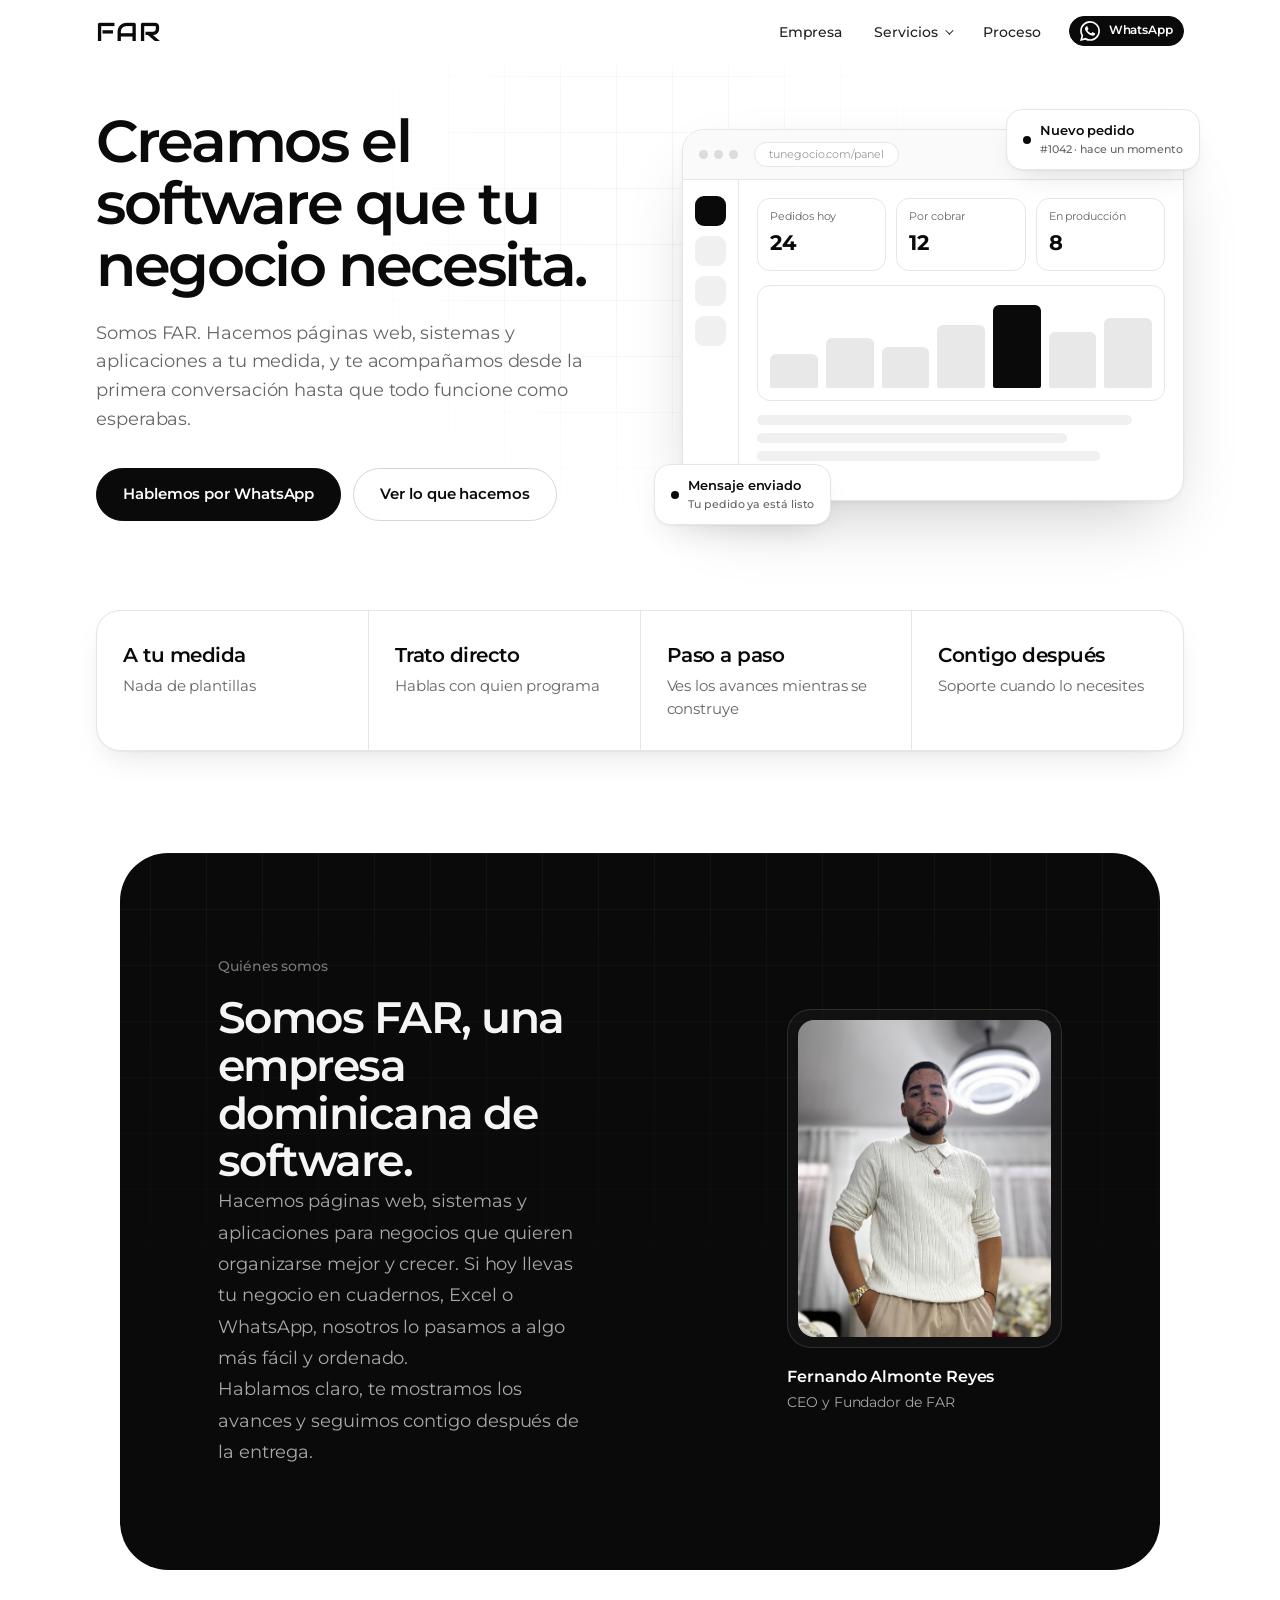
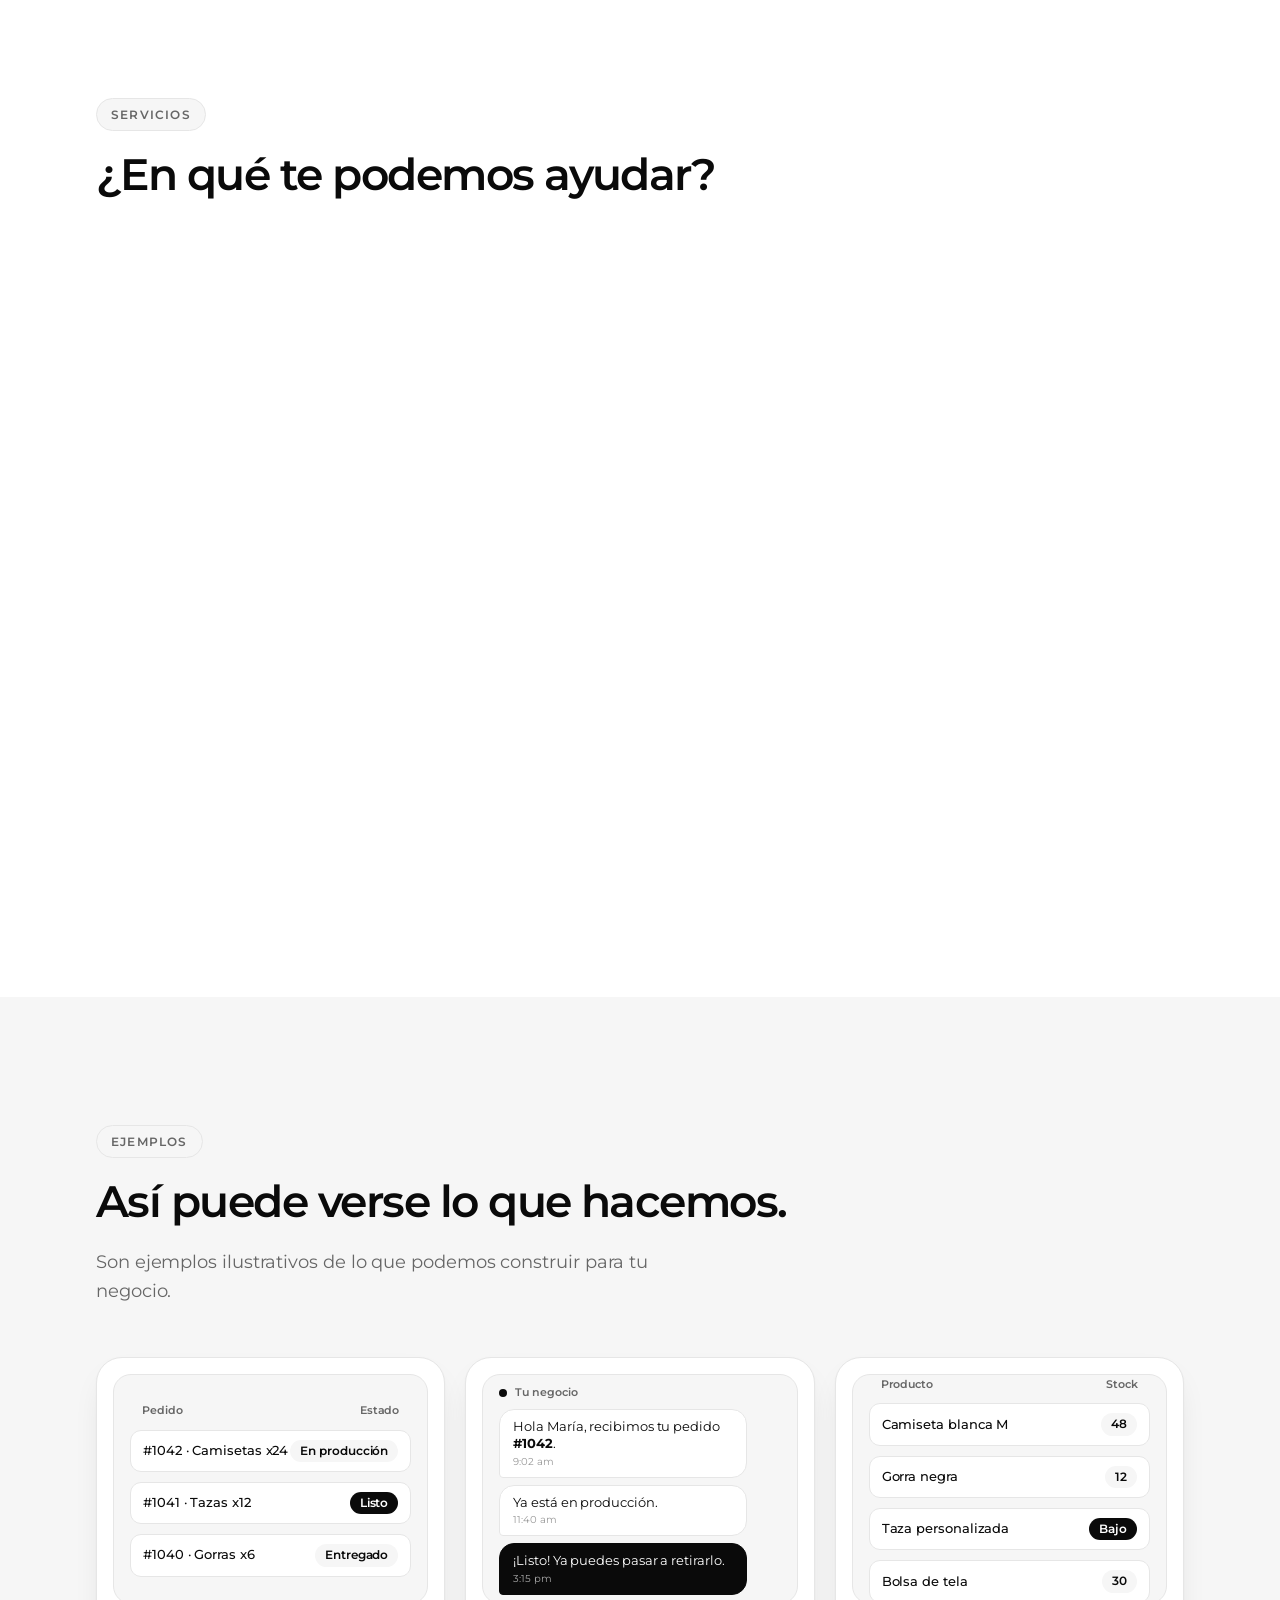
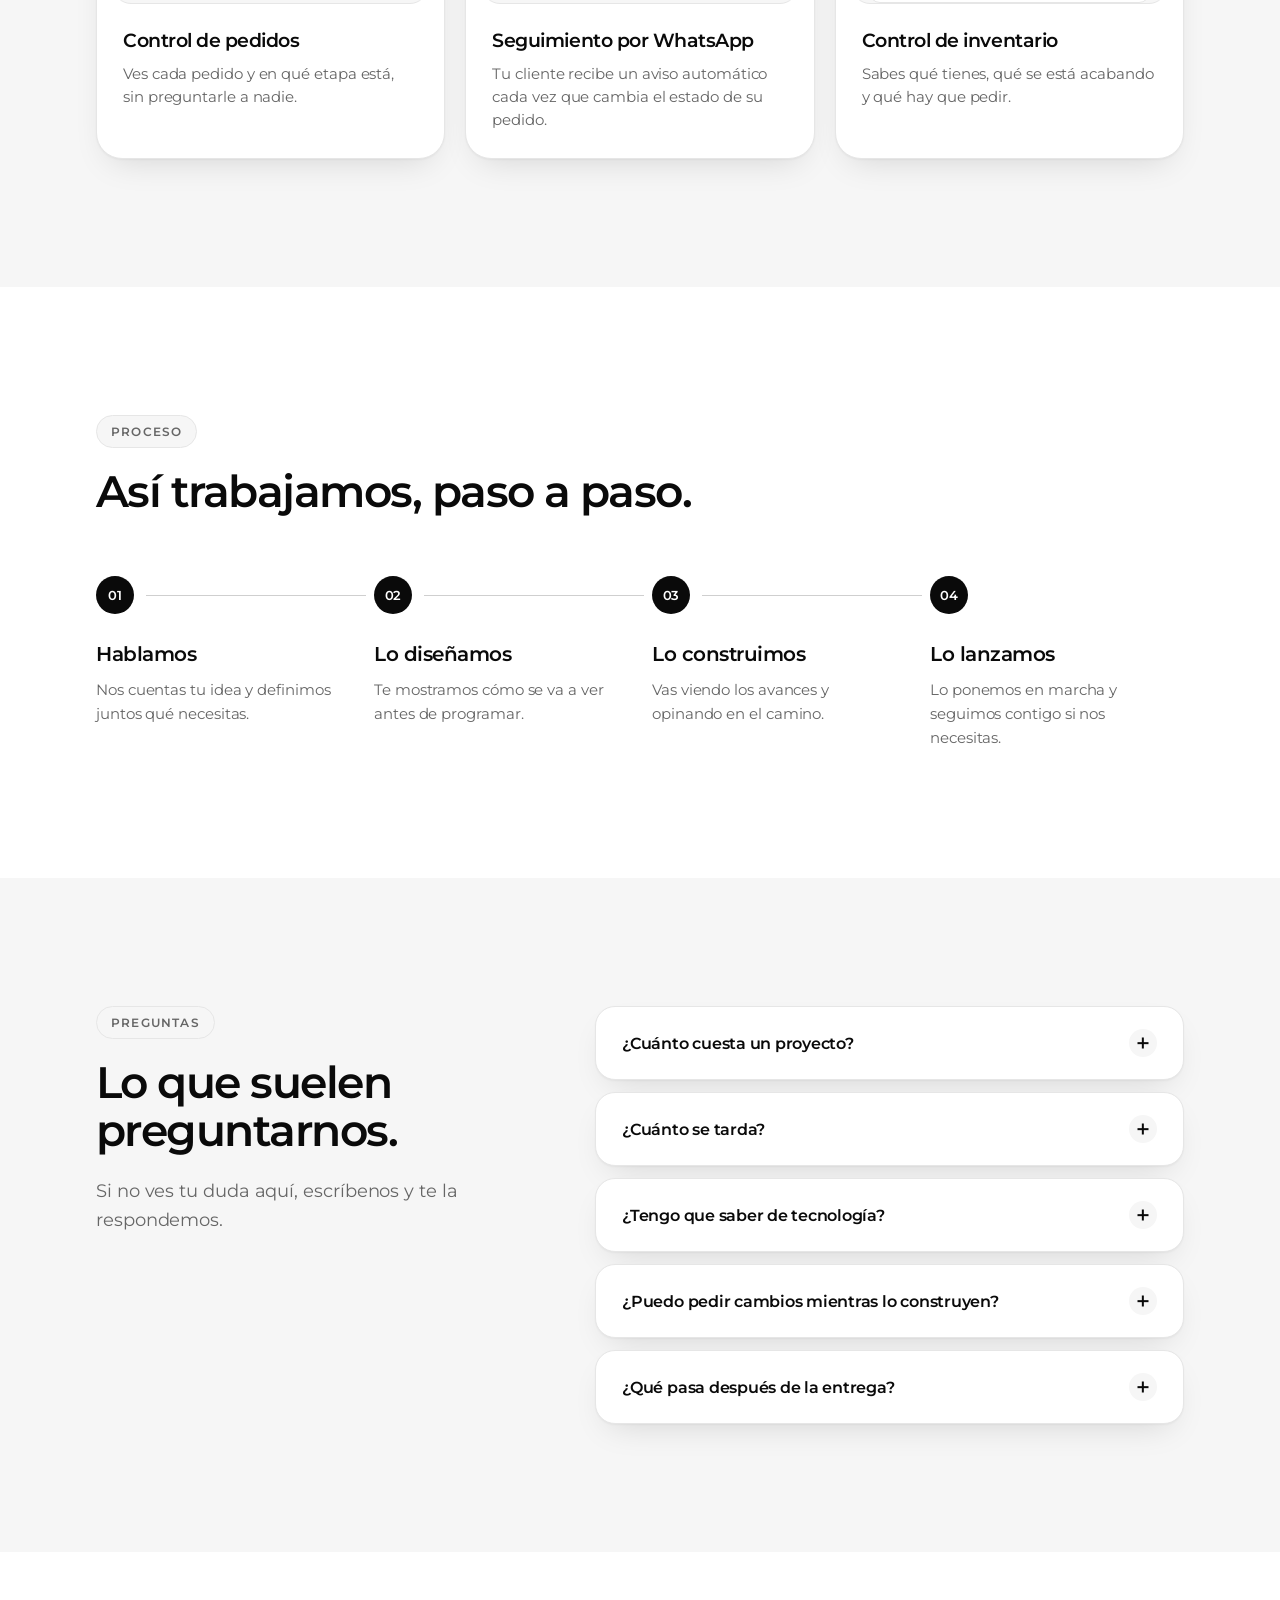
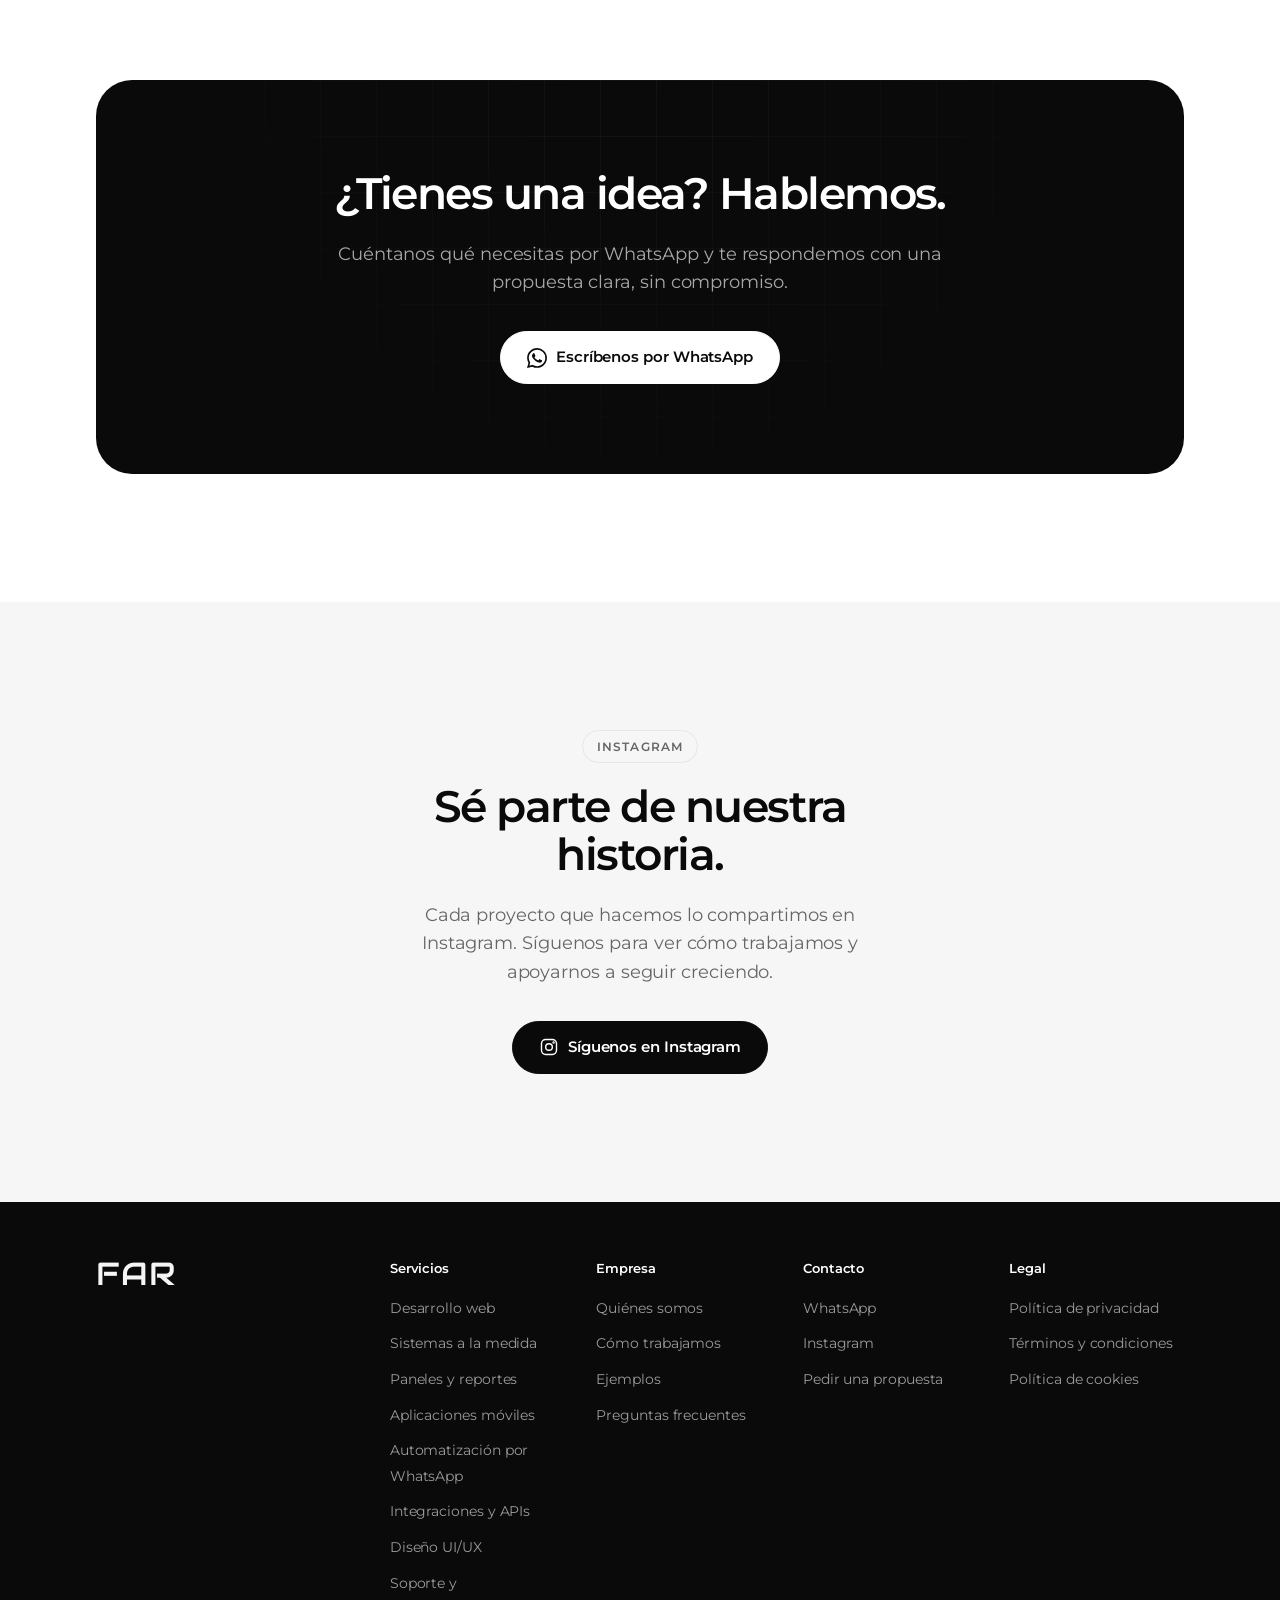
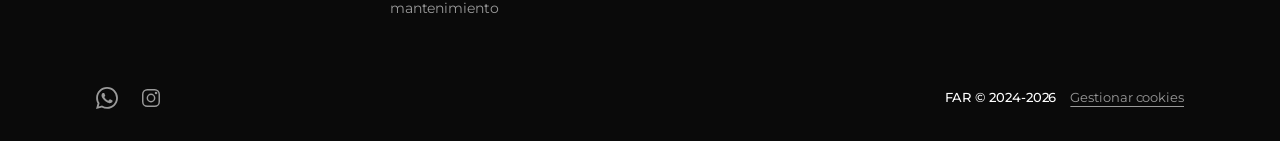
<file: index.html>
<!DOCTYPE html>
<html lang="es">
<head>
<meta charset="UTF-8">
<meta name="viewport" content="width=device-width, initial-scale=1">
<meta name="description" content="FAR — Desarrollo de software a la medida: sistemas, páginas web, aplicaciones y automatización.">
<meta name="theme-color" content="#ffffff">
<title>Home \ Far</title>
<link rel="icon" href="img/icono.png">
<link rel="preconnect" href="https://fonts.googleapis.com">
<link rel="stylesheet" href="css/index.css">
<link rel="preconnect" href="https://fonts.gstatic.com" crossorigin>
<link href="https://fonts.googleapis.com/css2?family=Audiowide&family=Montserrat:wght@400;500;600;700&display=swap" rel="stylesheet">
</head>
<body>

<header id="hdr">
  <div class="wrap">
    <nav>
      <a href="#inicio" class="logo">FAR</a>
      <ul id="menu">
        <li><a href="#empresa">Empresa</a></li>
        <li class="dd" data-href="html/servicios.html">
          <button type="button" aria-haspopup="true">Servicios <i class="caret"></i></button>
          <div class="panel"><div class="box" id="navServicios"></div></div>
        </li>
        <li><a href="#proceso">Proceso</a></li>
        <li>
          <a href="https://wa.me/18096937289?text=Hola%2C%20me%20gustar%C3%ADa%20informaci%C3%B3n%20sobre%20sus%20servicios." target="_blank" rel="noopener" class="btn sm nav-wa">
            <svg class="ico fill" viewBox="0 0 24 24"><path d="M17.47 14.38c-.3-.15-1.76-.87-2.03-.97-.27-.1-.47-.15-.67.15-.2.3-.77.97-.94 1.16-.17.2-.35.22-.64.08-.3-.15-1.26-.47-2.39-1.48-.88-.79-1.48-1.76-1.65-2.06-.17-.3-.02-.46.13-.6.13-.14.3-.35.45-.52.15-.17.2-.3.3-.5.1-.2.05-.37-.03-.52-.07-.15-.67-1.61-.92-2.2-.24-.58-.49-.5-.67-.51h-.57c-.2 0-.52.07-.79.37-.27.3-1.04 1.02-1.04 2.48 0 1.46 1.07 2.88 1.21 3.07.15.2 2.1 3.2 5.08 4.49.71.3 1.26.49 1.69.63.71.23 1.36.2 1.87.12.57-.09 1.76-.72 2-1.42.25-.69.25-1.29.18-1.41-.07-.13-.27-.2-.57-.35zM12.05 21.78h-.01a9.87 9.87 0 0 1-5.03-1.38l-.36-.21-3.74.98 1-3.65-.24-.37a9.86 9.86 0 0 1-1.51-5.26c0-5.45 4.44-9.88 9.89-9.88 2.64 0 5.12 1.03 6.99 2.9a9.82 9.82 0 0 1 2.89 6.99c0 5.45-4.44 9.88-9.88 9.88zm8.41-18.3A11.82 11.82 0 0 0 12.05 0C5.5 0 .16 5.34.16 11.89c0 2.1.55 4.14 1.59 5.95L.06 24l6.3-1.65a11.88 11.88 0 0 0 5.68 1.45h.01c6.55 0 11.89-5.34 11.89-11.89 0-3.18-1.24-6.16-3.48-8.41z"/></svg>
            WhatsApp
          </a>
        </li>
      </ul>
      <button class="menu-btn" id="menuBtn" aria-label="Abrir menú"><i></i><i></i><i></i></button>
    </nav>
  </div>
</header>

<main>
  <!-- INICIO -->
  <section class="hero" id="inicio">
    <div class="grid-bg" id="gridbg"></div>
    <div class="wrap">
      <div class="hero-in">
        <div>
          <h1 class="rv">Creamos el software que tu negocio necesita.</h1>
          <p class="lead rv" style="--d:.1s">Somos FAR. Hacemos páginas web, sistemas y aplicaciones a tu medida, y te acompañamos desde la primera conversación hasta que todo funcione como esperabas.</p>
          <div class="actions rv" style="--d:.2s">
            <a href="https://wa.me/18096937289?text=Hola%2C%20me%20gustar%C3%ADa%20informaci%C3%B3n%20sobre%20sus%20servicios." target="_blank" rel="noopener" class="btn">Hablemos por WhatsApp</a>
            <a href="#servicios" class="btn line">Ver lo que hacemos</a>
          </div>
        </div>

        <!-- Mockup ilustrativo -->
        <div class="stage rs" style="--d:.2s">
          <div class="win">
            <div class="bar"><i></i><i></i><i></i><span>tunegocio.com/panel</span></div>
            <div class="dash">
              <aside><b></b><b></b><b></b><b></b></aside>
              <div class="main">
                <div class="kpis">
                  <div><small>Pedidos hoy</small><strong>24</strong></div>
                  <div><small>Por cobrar</small><strong>12</strong></div>
                  <div><small>En producción</small><strong>8</strong></div>
                </div>
                <div class="chart">
                  <span style="--h:38%;--i:0"></span><span style="--h:55%;--i:1"></span><span style="--h:45%;--i:2"></span><span style="--h:70%;--i:3"></span><span style="--h:92%;--i:4"></span><span style="--h:62%;--i:5"></span><span style="--h:78%;--i:6"></span>
                </div>
                <div class="rows"><div></div><div></div><div></div></div>
              </div>
            </div>
          </div>
          <div class="chip c1"><span class="dot"></span><span>Nuevo pedido<small>#1042 · hace un momento</small></span></div>
          <div class="chip c2"><span class="dot"></span><span>Mensaje enviado<small>Tu pedido ya está listo</small></span></div>
        </div>
      </div>
    </div>
  </section>

  <!-- FRANJA -->
  <section class="stats-sec">
    <div class="wrap">
      <div class="stats" data-stagger>
        <div class="rv"><strong>A tu medida</strong><span>Nada de plantillas</span></div>
        <div class="rv"><strong>Trato directo</strong><span>Hablas con quien programa</span></div>
        <div class="rv"><strong>Paso a paso</strong><span>Ves los avances mientras se construye</span></div>
        <div class="rv"><strong>Contigo después</strong><span>Soporte cuando lo necesites</span></div>
      </div>
    </div>
  </section>

<!-- QUIÉNES SOMOS (se abre al llegar y se cierra al volver) -->
<section class="expand" data-expand id="empresa">
  <div class="in">
    <div class="about">
      <div>
        <span class="label rv">Quiénes somos</span>
        <h2 class="rv">Somos FAR, una empresa dominicana de software.</h2>
        <p class="rv">Hacemos páginas web, sistemas y aplicaciones para negocios que quieren organizarse mejor y crecer. Si hoy llevas tu negocio en cuadernos, Excel o WhatsApp, nosotros lo pasamos a algo más fácil y ordenado.</p>
        <p class="rv">Hablamos claro, te mostramos los avances y seguimos contigo después de la entrega.</p>
      </div>
      <figure class="frame rs">
        <div class="pic"><img src="img/nosotros.png" alt="Fernando Almonte Reyes, CEO y fundador de FAR"></div>
        <figcaption><b>Fernando Almonte Reyes</b>CEO y Fundador de FAR</figcaption>
      </figure>
    </div>
  </div>
</section>

  <!-- SERVICIOS -->
  <section class="pad" id="servicios">
    <div class="wrap">
      <span class="eyebrow rv">Servicios</span>
      <h2 class="rv">¿En qué te podemos ayudar?</h2>
      <div class="cards" id="cards" data-stagger></div>
    </div>
  </section>

  <!-- EJEMPLOS -->
  <section class="pad soft" id="ejemplos">
    <div class="wrap">
      <span class="eyebrow rv">Ejemplos</span>
      <h2 class="rv">Así puede verse lo que hacemos.</h2>
      <p class="lead rv">Son ejemplos ilustrativos de lo que podemos construir para tu negocio.</p>
      <div class="show" data-stagger>
  <div class="rv">
    <article class="ex">
      <div class="mk">
        <div class="tr head"><span>Pedido</span><span>Estado</span></div>
        <div class="tr"><span>#1042 · Camisetas x24</span><em>En producción</em></div>
        <div class="tr"><span>#1041 · Tazas x12</span><em class="low">Listo</em></div>
        <div class="tr"><span>#1040 · Gorras x6</span><em>Entregado</em></div>
      </div>
      <h3>Control de pedidos</h3>
      <p>Ves cada pedido y en qué etapa está, sin preguntarle a nadie.</p>
    </article>
  </div>
  <div class="rv">
    <article class="ex">
      <div class="mk">
        <div class="wa">
          <div class="wa-h"><span class="wa-dot"></span>Tu negocio</div>
          <p class="wa-m">Hola María, recibimos tu pedido <b>#1042</b>.<small>9:02 am</small></p>
          <p class="wa-m">Ya está en producción.<small>11:40 am</small></p>
          <p class="wa-m">¡Listo! Ya puedes pasar a retirarlo.<small>3:15 pm</small></p>
        </div>
      </div>
      <h3>Seguimiento por WhatsApp</h3>
      <p>Tu cliente recibe un aviso automático cada vez que cambia el estado de su pedido.</p>
    </article>
  </div>
  <div class="rv">
    <article class="ex">
      <div class="mk">
        <div class="tr head"><span>Producto</span><span>Stock</span></div>
        <div class="tr"><span>Camiseta blanca M</span><em>48</em></div>
        <div class="tr"><span>Gorra negra</span><em>12</em></div>
        <div class="tr"><span>Taza personalizada</span><em class="low">Bajo</em></div>
        <div class="tr"><span>Bolsa de tela</span><em>30</em></div>
      </div>
      <h3>Control de inventario</h3>
      <p>Sabes qué tienes, qué se está acabando y qué hay que pedir.</p>
    </article>
  </div>
</div>
    </div>
  </section>

  <!-- PROCESO -->
  <section class="pad" id="proceso">
    <div class="wrap">
      <span class="eyebrow rv">Proceso</span>
      <h2 class="rv">Así trabajamos, paso a paso.</h2>
      <div class="proc" data-stagger>
        <div class="rv"><div class="pstep"><span class="n">01</span><h3>Hablamos</h3><p>Nos cuentas tu idea y definimos juntos qué necesitas.</p></div></div>
        <div class="rv"><div class="pstep"><span class="n">02</span><h3>Lo diseñamos</h3><p>Te mostramos cómo se va a ver antes de programar.</p></div></div>
        <div class="rv"><div class="pstep"><span class="n">03</span><h3>Lo construimos</h3><p>Vas viendo los avances y opinando en el camino.</p></div></div>
        <div class="rv"><div class="pstep"><span class="n">04</span><h3>Lo lanzamos</h3><p>Lo ponemos en marcha y seguimos contigo si nos necesitas.</p></div></div>
      </div>
    </div>
  </section>

  <!-- PREGUNTAS -->
  <section class="pad soft" id="preguntas">
    <div class="wrap faq">
      <div>
        <span class="eyebrow rv">Preguntas</span>
        <h2 class="rv">Lo que suelen preguntarnos.</h2>
        <p class="lead rv">Si no ves tu duda aquí, escríbenos y te la respondemos.</p>
      </div>
      <div class="qs" data-stagger>
        <details class="q rr"><summary>¿Cuánto cuesta un proyecto?<span class="pm"></span></summary><p>Depende de lo que necesites. Primero conversamos, entendemos el alcance y luego te enviamos una propuesta clara con el precio, sin sorpresas.</p></details>
        <details class="q rr"><summary>¿Cuánto se tarda?<span class="pm"></span></summary><p>Cada proyecto es distinto: una página sencilla no lleva lo mismo que un sistema completo. Cuando conocemos tu idea, te damos un tiempo estimado.</p></details>
        <details class="q rr"><summary>¿Tengo que saber de tecnología?<span class="pm"></span></summary><p>Para nada. Tú nos cuentas cómo trabajas con tus propias palabras y nosotros nos encargamos de la parte técnica.</p></details>
        <details class="q rr"><summary>¿Puedo pedir cambios mientras lo construyen?<span class="pm"></span></summary><p>Sí. Vas viendo los avances y nos dices qué ajustar antes de que todo quede terminado.</p></details>
        <details class="q rr"><summary>¿Qué pasa después de la entrega?<span class="pm"></span></summary><p>No desaparecemos. Seguimos disponibles por si tienes dudas, necesitas ajustes o quieres agregar algo más.</p></details>
      </div>
    </div>
  </section>

  <!-- CONTACTO -->
  <section class="pad" id="contacto">
    <div class="wrap">
      <div class="ctabox rs">
        <h2>¿Tienes una idea? Hablemos.</h2>
        <p class="lead">Cuéntanos qué necesitas por WhatsApp y te respondemos con una propuesta clara, sin compromiso.</p>
        <div class="actions">
          <a href="https://wa.me/18096937289?text=Hola%2C%20me%20gustar%C3%ADa%20informaci%C3%B3n%20sobre%20sus%20servicios." target="_blank" rel="noopener" class="btn light">
            <svg class="ico fill" viewBox="0 0 24 24"><path d="M17.47 14.38c-.3-.15-1.76-.87-2.03-.97-.27-.1-.47-.15-.67.15-.2.3-.77.97-.94 1.16-.17.2-.35.22-.64.08-.3-.15-1.26-.47-2.39-1.48-.88-.79-1.48-1.76-1.65-2.06-.17-.3-.02-.46.13-.6.13-.14.3-.35.45-.52.15-.17.2-.3.3-.5.1-.2.05-.37-.03-.52-.07-.15-.67-1.61-.92-2.2-.24-.58-.49-.5-.67-.51h-.57c-.2 0-.52.07-.79.37-.27.3-1.04 1.02-1.04 2.48 0 1.46 1.07 2.88 1.21 3.07.15.2 2.1 3.2 5.08 4.49.71.3 1.26.49 1.69.63.71.23 1.36.2 1.87.12.57-.09 1.76-.72 2-1.42.25-.69.25-1.29.18-1.41-.07-.13-.27-.2-.57-.35zM12.05 21.78h-.01a9.87 9.87 0 0 1-5.03-1.38l-.36-.21-3.74.98 1-3.65-.24-.37a9.86 9.86 0 0 1-1.51-5.26c0-5.45 4.44-9.88 9.89-9.88 2.64 0 5.12 1.03 6.99 2.9a9.82 9.82 0 0 1 2.89 6.99c0 5.45-4.44 9.88-9.88 9.88zm8.41-18.3A11.82 11.82 0 0 0 12.05 0C5.5 0 .16 5.34.16 11.89c0 2.1.55 4.14 1.59 5.95L.06 24l6.3-1.65a11.88 11.88 0 0 0 5.68 1.45h.01c6.55 0 11.89-5.34 11.89-11.89 0-3.18-1.24-6.16-3.48-8.41z"/></svg>
            Escríbenos por WhatsApp
          </a>
        </div>
      </div>
    </div>
  </section>
    <!-- SÍGUENOS -->
  <section class="pad soft" id="siguenos">
    <div class="wrap follow">
      <span class="eyebrow rv">Instagram</span>
      <h2 class="rv">Sé parte de nuestra historia.</h2>
      <p class="lead rv">Cada proyecto que hacemos lo compartimos en Instagram. Síguenos para ver cómo trabajamos y apoyarnos a seguir creciendo.</p>
      <div class="actions rv">
        <a href="https://instagram.com/far_rep.dom" target="_blank" rel="noopener" class="btn">
          <svg class="ico" viewBox="0 0 24 24"><rect x="3" y="3" width="18" height="18" rx="5"/><circle cx="12" cy="12" r="4"/><circle cx="17.5" cy="6.5" r=".6"/></svg>
          Síguenos en Instagram
        </a>
      </div>
    </div>
  </section>
</main>

<!-- FOOTER -->
<div id="footer"></div>

<script src="js/footer.js"></script>

<script src="js/index.js"></script>
</body>
</html>
</file>
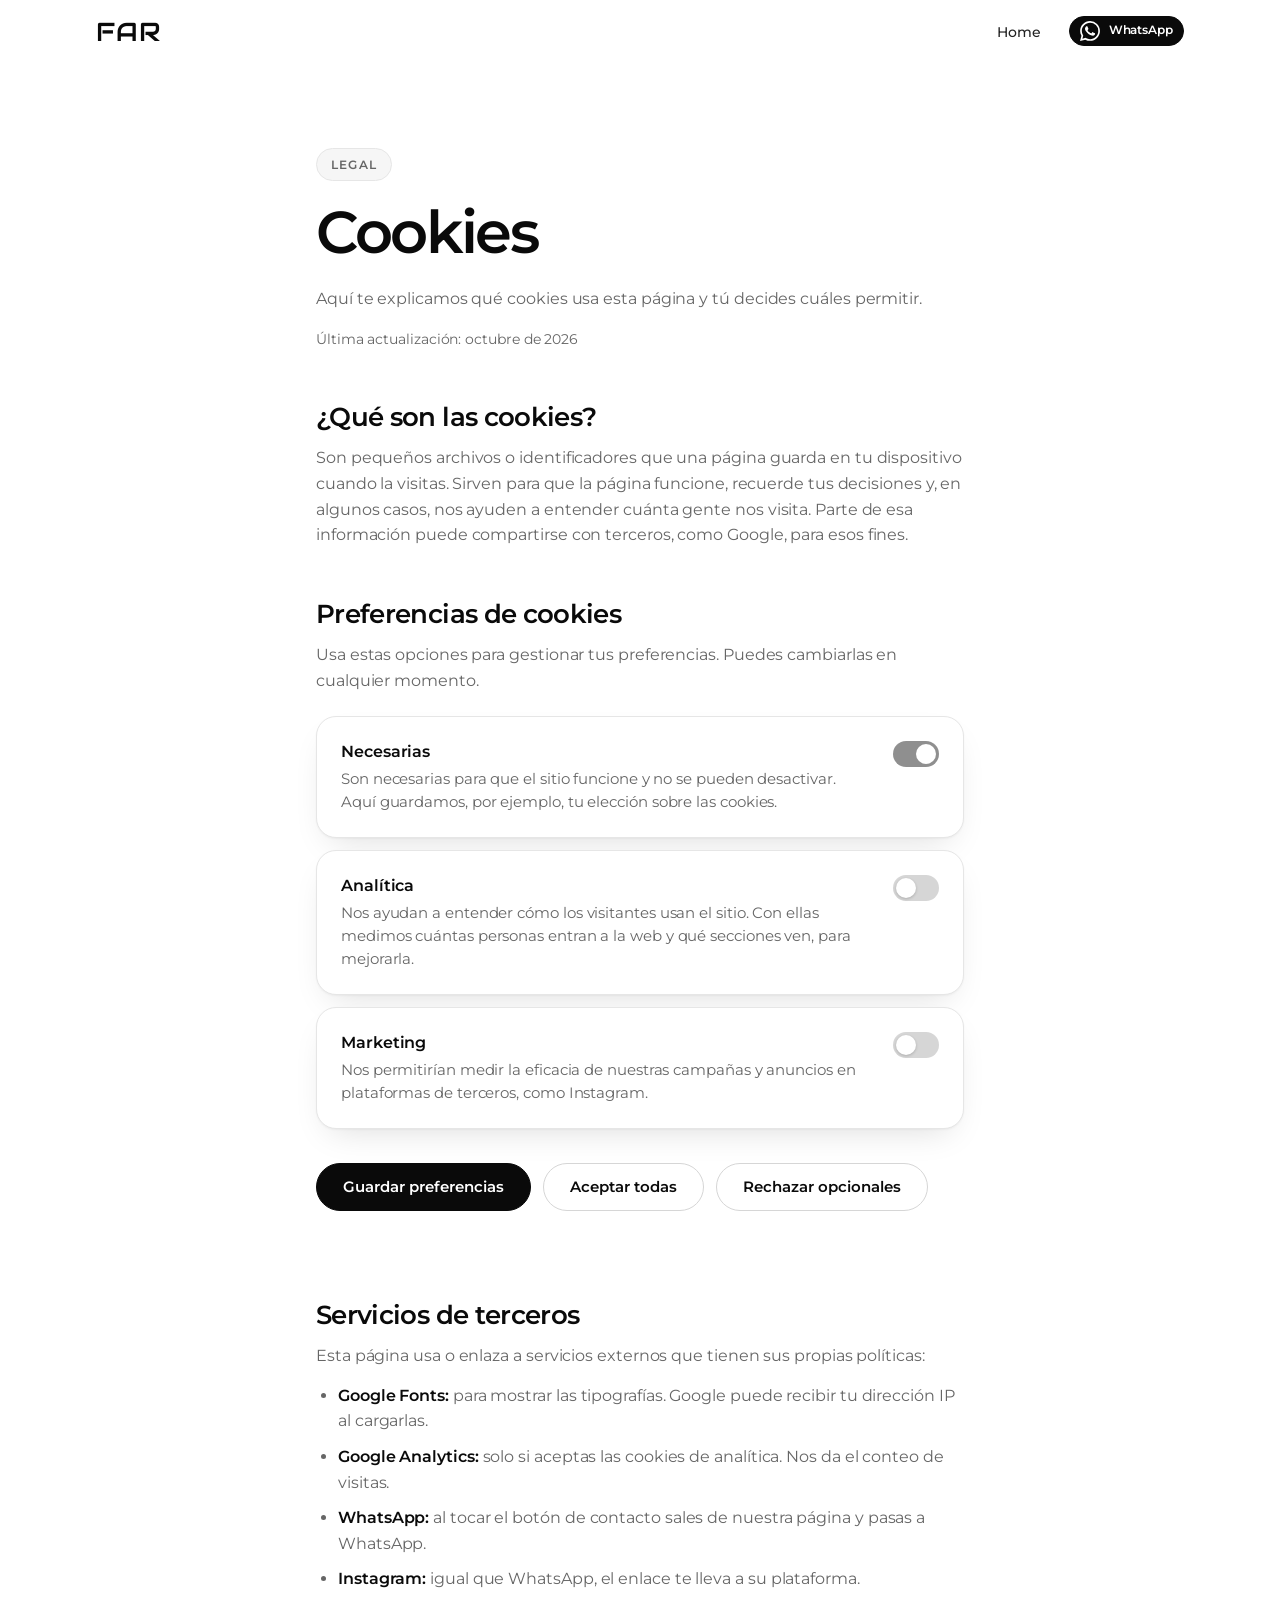
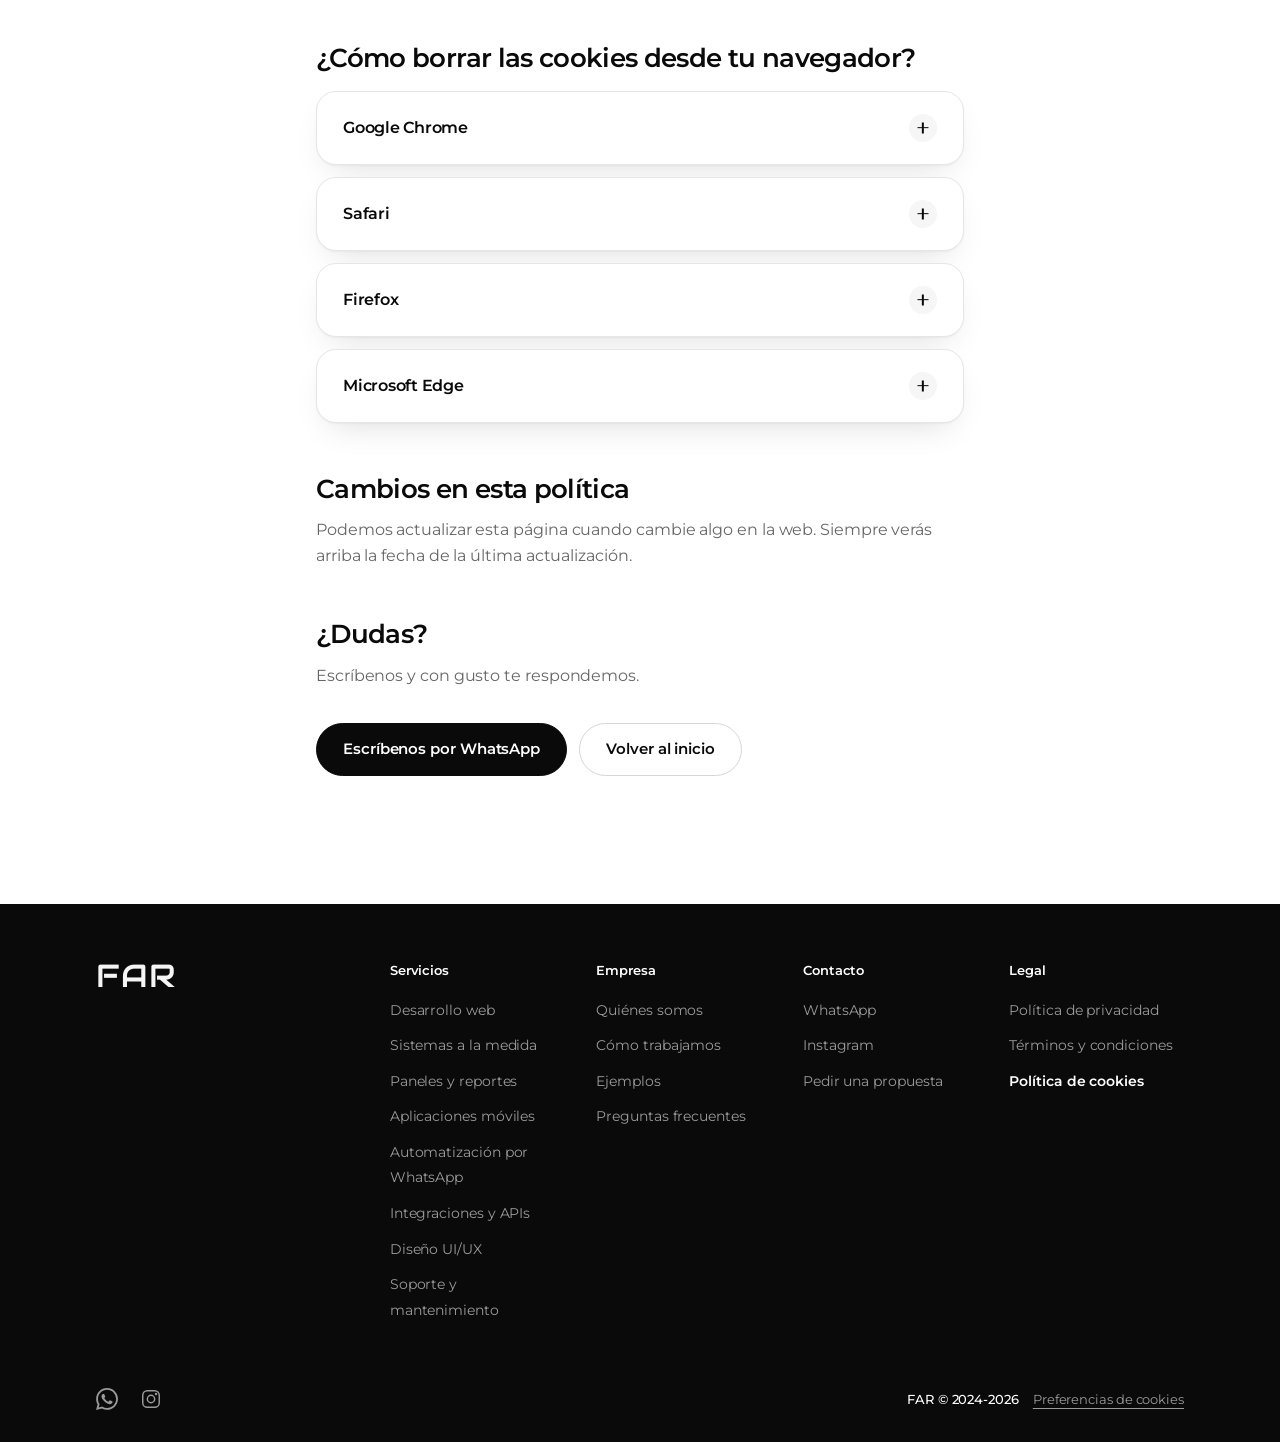
<file: html/cookies.html>
<!DOCTYPE html>
<html lang="es">
<head>
<meta charset="UTF-8">
<meta name="viewport" content="width=device-width, initial-scale=1">
<meta name="description" content="Política y preferencias de cookies de FAR.">
<meta name="theme-color" content="#ffffff">
<title>Cookies \ Far</title>
<link rel="icon" href="../img/icono.png">
<link rel="preconnect" href="https://fonts.googleapis.com">
<link rel="preconnect" href="https://fonts.gstatic.com" crossorigin>
<link href="https://fonts.googleapis.com/css2?family=Audiowide&family=Montserrat:wght@400;500;600;700&display=swap" rel="stylesheet">
<link rel="stylesheet" href="../css/index.css">
</head>
<body>

<header id="hdr" class="simple">
  <div class="wrap">
    <nav>
      <a href="index.html" class="logo">FAR</a>
      <ul id="menu">
        <li><a href="../index.html">Home</a></li>
        <li>
          <a href="https://wa.me/18096937289?text=Hola%2C%20me%20gustar%C3%ADa%20informaci%C3%B3n%20sobre%20sus%20servicios." target="_blank" rel="noopener" class="btn sm nav-wa">
            <svg class="ico fill" viewBox="0 0 24 24"><path d="M17.47 14.38c-.3-.15-1.76-.87-2.03-.97-.27-.1-.47-.15-.67.15-.2.3-.77.97-.94 1.16-.17.2-.35.22-.64.08-.3-.15-1.26-.47-2.39-1.48-.88-.79-1.48-1.76-1.65-2.06-.17-.3-.02-.46.13-.6.13-.14.3-.35.45-.52.15-.17.2-.3.3-.5.1-.2.05-.37-.03-.52-.07-.15-.67-1.61-.92-2.2-.24-.58-.49-.5-.67-.51h-.57c-.2 0-.52.07-.79.37-.27.3-1.04 1.02-1.04 2.48 0 1.46 1.07 2.88 1.21 3.07.15.2 2.1 3.2 5.08 4.49.71.3 1.26.49 1.69.63.71.23 1.36.2 1.87.12.57-.09 1.76-.72 2-1.42.25-.69.25-1.29.18-1.41-.07-.13-.27-.2-.57-.35zM12.05 21.78h-.01a9.87 9.87 0 0 1-5.03-1.38l-.36-.21-3.74.98 1-3.65-.24-.37a9.86 9.86 0 0 1-1.51-5.26c0-5.45 4.44-9.88 9.89-9.88 2.64 0 5.12 1.03 6.99 2.9a9.82 9.82 0 0 1 2.89 6.99c0 5.45-4.44 9.88-9.88 9.88zm8.41-18.3A11.82 11.82 0 0 0 12.05 0C5.5 0 .16 5.34.16 11.89c0 2.1.55 4.14 1.59 5.95L.06 24l6.3-1.65a11.88 11.88 0 0 0 5.68 1.45h.01c6.55 0 11.89-5.34 11.89-11.89 0-3.18-1.24-6.16-3.48-8.41z"/></svg>
            WhatsApp
          </a>
        </li>
      </ul>
    </nav>
  </div>
</header>

<main>
  <section class="pad">
    <div class="wrap legal">
      <span class="eyebrow">Legal</span>
      <h1>Cookies</h1>
      <p class="lead">Aquí te explicamos qué cookies usa esta página y tú decides cuáles permitir.</p>
      <p class="upd">Última actualización: octubre de 2026</p>

      <h2>¿Qué son las cookies?</h2>
      <p>Son pequeños archivos o identificadores que una página guarda en tu dispositivo cuando la visitas. Sirven para que la página funcione, recuerde tus decisiones y, en algunos casos, nos ayuden a entender cuánta gente nos visita. Parte de esa información puede compartirse con terceros, como Google, para esos fines.</p>

      <h2 id="preferencias">Preferencias de cookies</h2>
      <p>Usa estas opciones para gestionar tus preferencias. Puedes cambiarlas en cualquier momento.</p>

      <div class="prefs">
        <div class="pref">
          <div>
            <b>Necesarias</b>
            <p>Son necesarias para que el sitio funcione y no se pueden desactivar. Aquí guardamos, por ejemplo, tu elección sobre las cookies.</p>
          </div>
          <label class="sw lock"><input type="checkbox" checked disabled aria-label="Cookies necesarias"><span></span></label>
        </div>
        <div class="pref">
          <div>
            <b>Analítica</b>
            <p>Nos ayudan a entender cómo los visitantes usan el sitio. Con ellas medimos cuántas personas entran a la web y qué secciones ven, para mejorarla.</p>
          </div>
          <label class="sw"><input type="checkbox" id="c-analytics" aria-label="Cookies de analítica"><span></span></label>
        </div>
        <div class="pref">
          <div>
            <b>Marketing</b>
            <p>Nos permitirían medir la eficacia de nuestras campañas y anuncios en plataformas de terceros, como Instagram.</p>
          </div>
          <label class="sw"><input type="checkbox" id="c-marketing" aria-label="Cookies de marketing"><span></span></label>
        </div>
      </div>

      <div class="actions">
        <button type="button" class="btn" id="c-save">Guardar preferencias</button>
        <button type="button" class="btn line" id="c-all">Aceptar todas</button>
        <button type="button" class="btn line" id="c-none">Rechazar opcionales</button>
      </div>
      <p class="saved" id="c-msg" role="status"></p>

      <h2>Servicios de terceros</h2>
      <p>Esta página usa o enlaza a servicios externos que tienen sus propias políticas:</p>
      <ul>
        <li><b>Google Fonts:</b> para mostrar las tipografías. Google puede recibir tu dirección IP al cargarlas.</li>
        <li><b>Google Analytics:</b> solo si aceptas las cookies de analítica. Nos da el conteo de visitas.</li>
        <li><b>WhatsApp:</b> al tocar el botón de contacto sales de nuestra página y pasas a WhatsApp.</li>
        <li><b>Instagram:</b> igual que WhatsApp, el enlace te lleva a su plataforma.</li>
      </ul>

      <h2>¿Cómo borrar las cookies desde tu navegador?</h2>
      <div class="qs">
        <details class="q"><summary>Google Chrome<span class="pm"></span></summary><p>Configuración → Privacidad y seguridad → Cookies y otros datos de sitios.</p></details>
        <details class="q"><summary>Safari<span class="pm"></span></summary><p>Ajustes (o Preferencias) → Privacidad → Gestionar datos de sitios web.</p></details>
        <details class="q"><summary>Firefox<span class="pm"></span></summary><p>Configuración → Privacidad y seguridad → Cookies y datos del sitio.</p></details>
        <details class="q"><summary>Microsoft Edge<span class="pm"></span></summary><p>Configuración → Cookies y permisos del sitio → Administrar y eliminar cookies.</p></details>
      </div>

      <h2>Cambios en esta política</h2>
      <p>Podemos actualizar esta página cuando cambie algo en la web. Siempre verás arriba la fecha de la última actualización.</p>

      <h2>¿Dudas?</h2>
      <p>Escríbenos y con gusto te respondemos.</p>
      <div class="actions">
        <a href="https://wa.me/18096937289?text=Hola%2C%20tengo%20una%20duda%20sobre%20las%20cookies." target="_blank" rel="noopener" class="btn">Escríbenos por WhatsApp</a>
        <a href="index.html" class="btn line">Volver al inicio</a>
      </div>
    </div>
  </section>
</main>

<div id="footer"></div>

<script src="../js/footer.js"></script>

<script src="../js/cookies.js"></script>
<script>
  addEventListener('scroll', () => document.getElementById('hdr').classList.toggle('scrolled', scrollY > 8), {passive:true});

  const a = document.getElementById('c-analytics'),
        m = document.getElementById('c-marketing'),
        msg = document.getElementById('c-msg');
  const cur = farCookies.get() || {};
  a.checked = !!cur.analytics;
  m.checked = !!cur.marketing;

  function guardar(an, mk){
    a.checked = an; m.checked = mk;
    farCookies.save({analytics: an, marketing: mk});
    msg.textContent = 'Listo, guardamos tus preferencias.';
  }
  document.getElementById('c-save').onclick = () => guardar(a.checked, m.checked);
  document.getElementById('c-all').onclick  = () => guardar(true, true);
  document.getElementById('c-none').onclick = () => guardar(false, false);
</script>
</body>
</html>
</file>
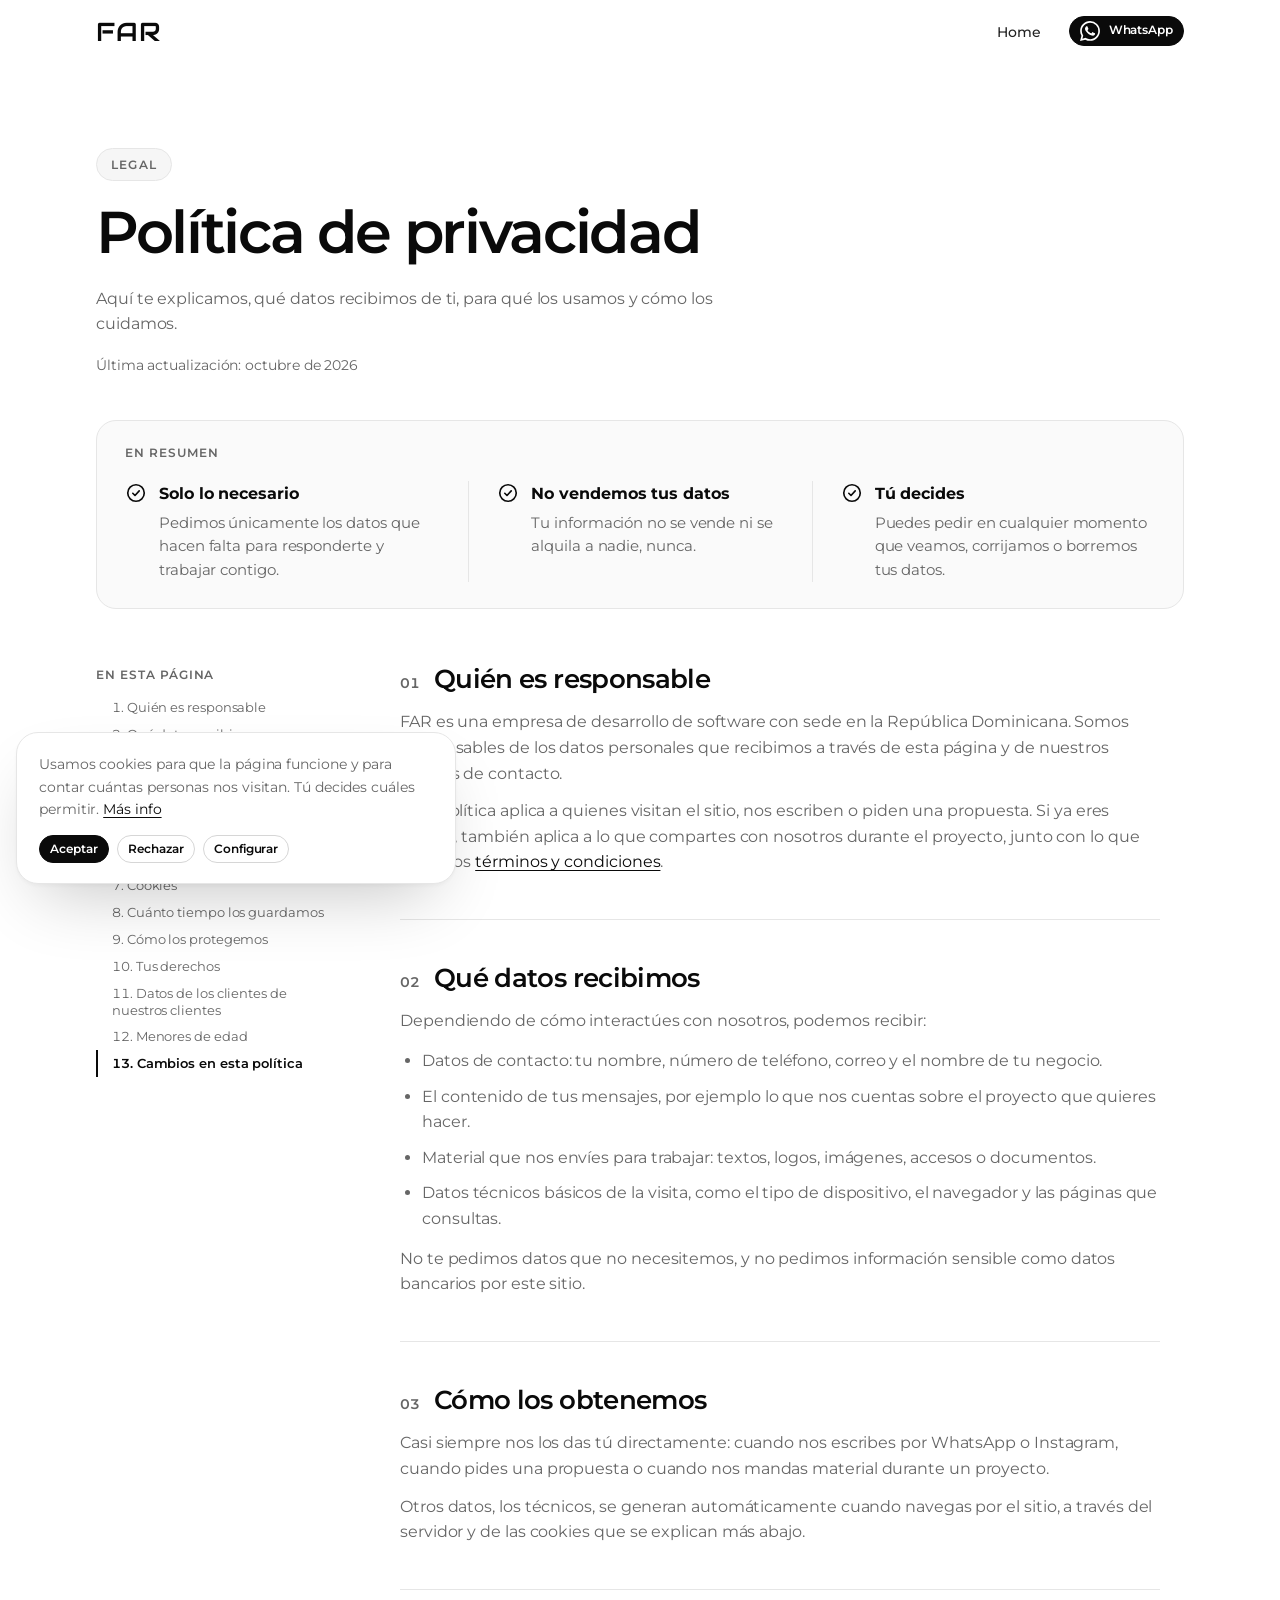
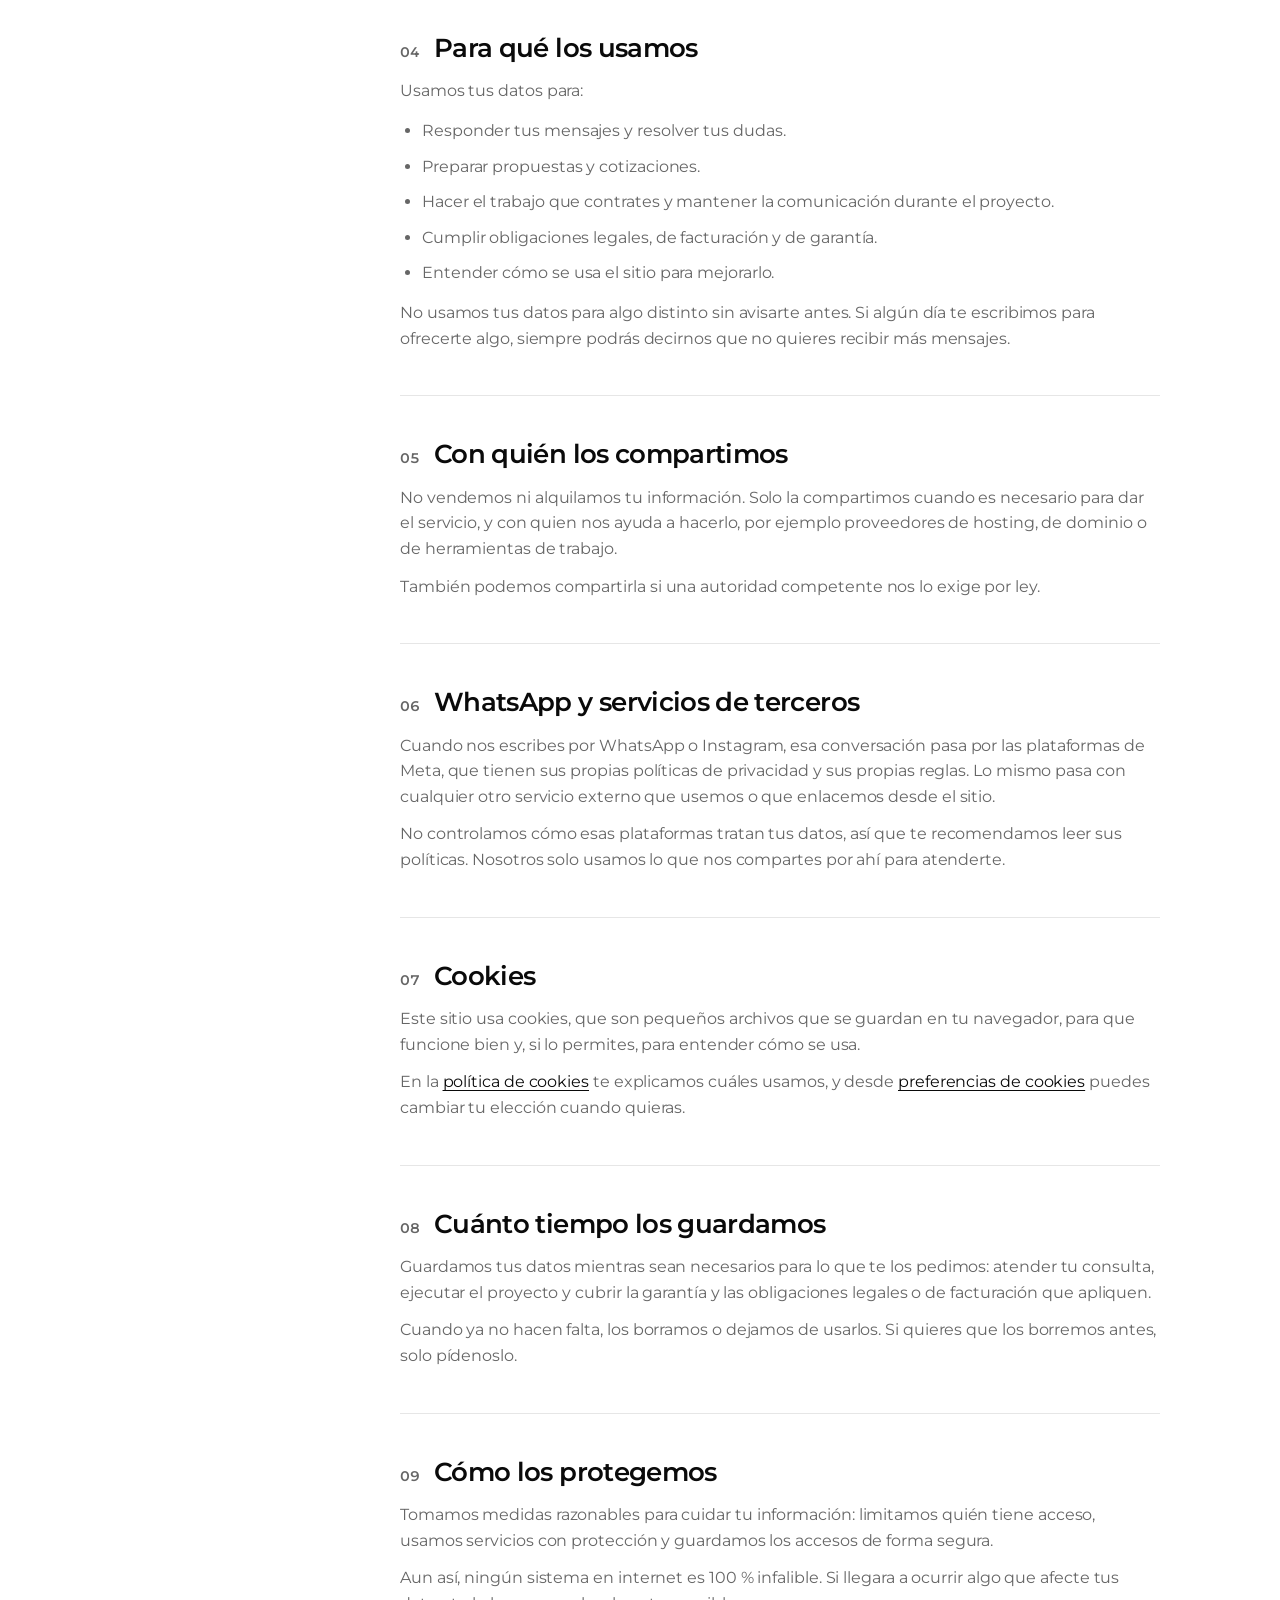
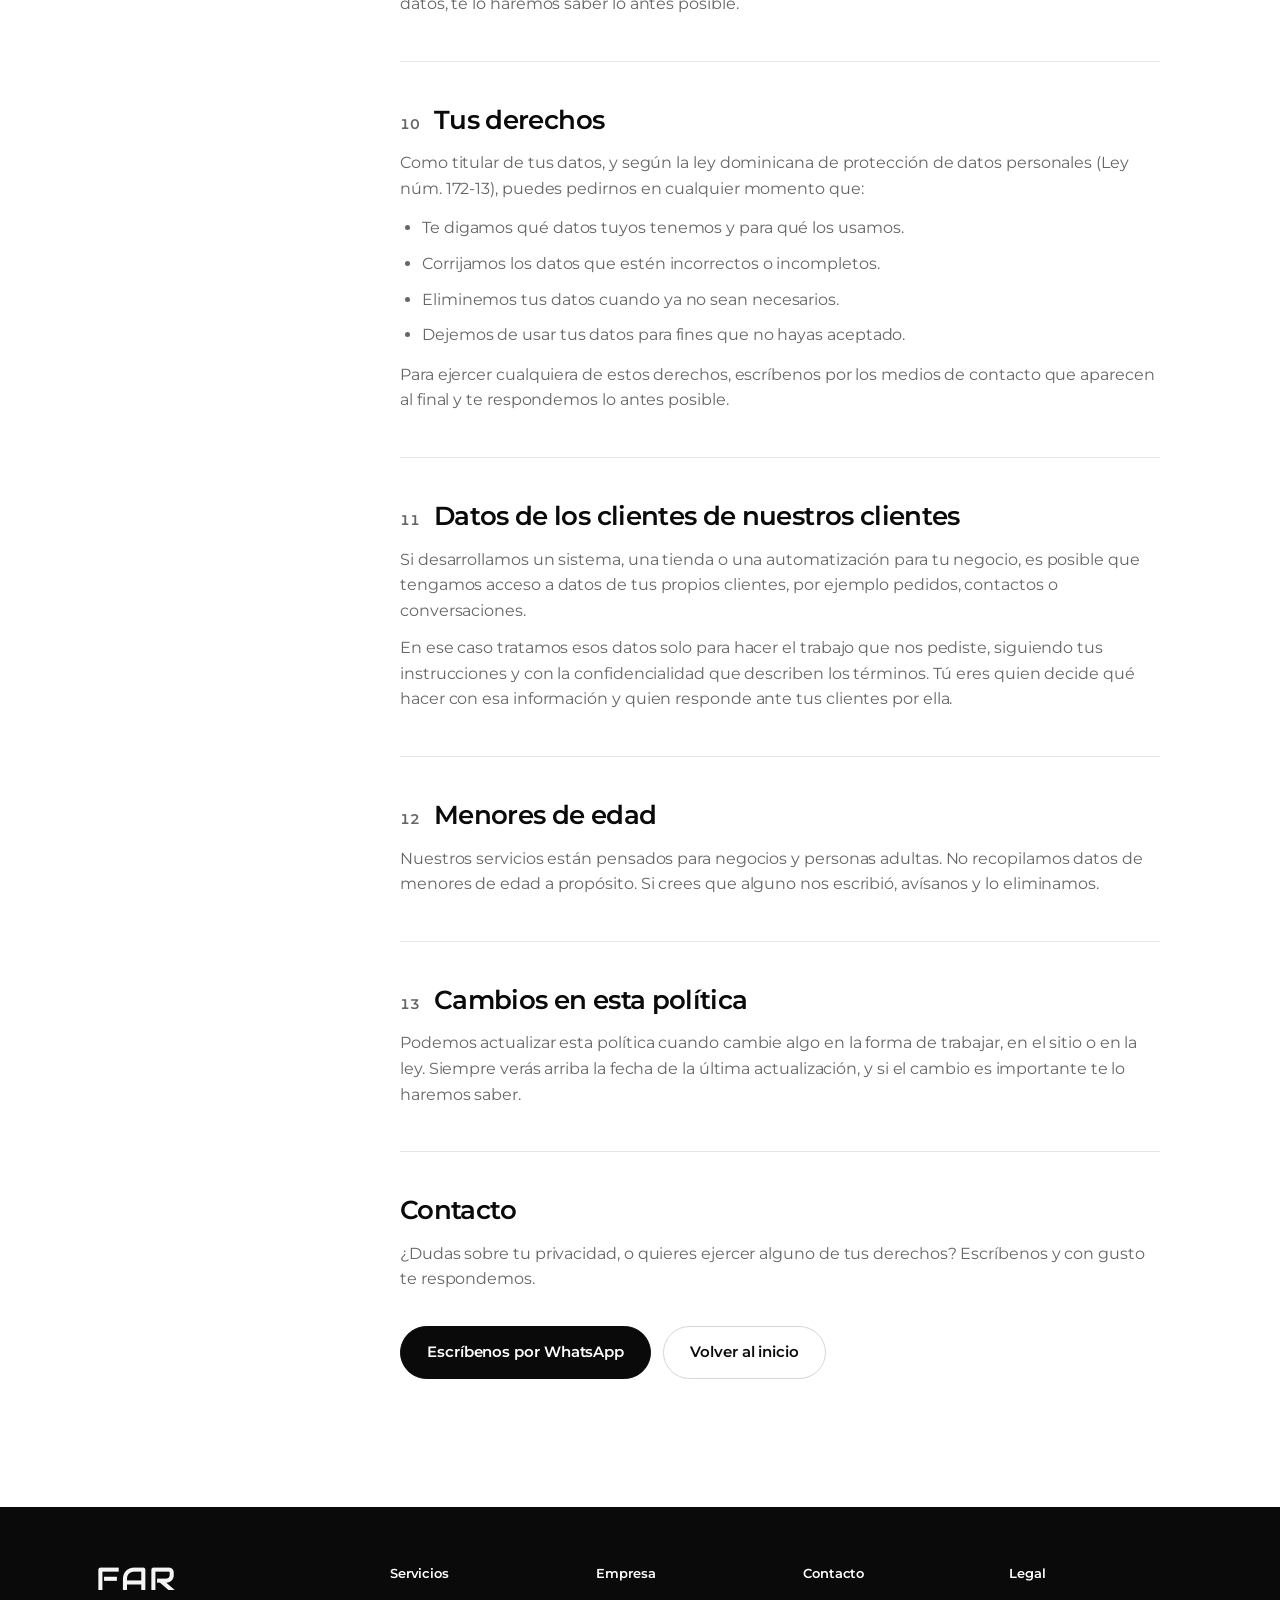
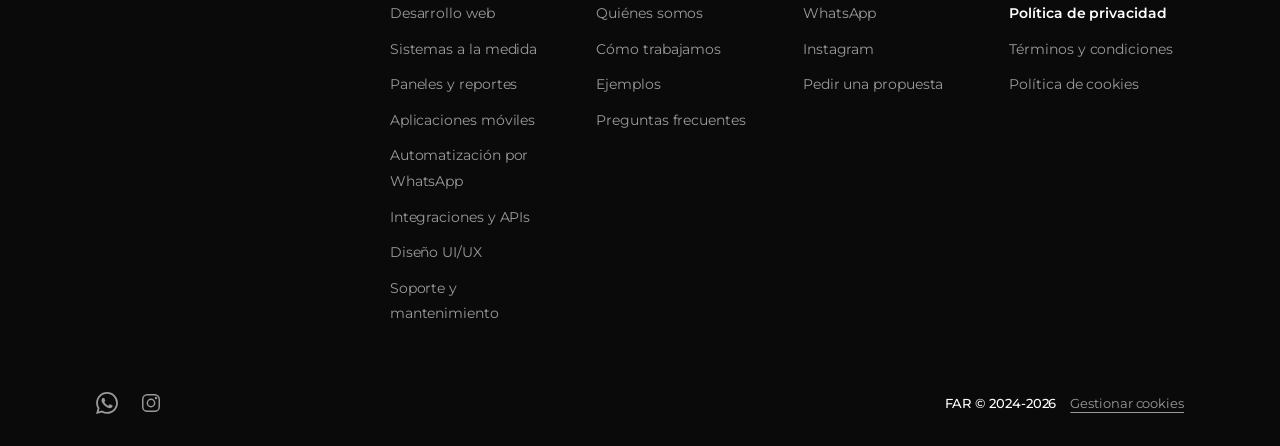
<file: html/privacidad.html>
<!DOCTYPE html>
<html lang="es">
<head>
<meta charset="UTF-8">
<meta name="viewport" content="width=device-width, initial-scale=1">
<meta name="description" content="Política de privacidad de FAR: qué datos recibimos, para qué los usamos, con quién los compartimos y cuáles son tus derechos.">
<meta name="theme-color" content="#ffffff">
<title>Política de privacidad \ Far</title>
<link rel="icon" href="../img/icono.png">
<link rel="preconnect" href="https://fonts.googleapis.com">
<link rel="preconnect" href="https://fonts.gstatic.com" crossorigin>
<link href="https://fonts.googleapis.com/css2?family=Audiowide&family=Montserrat:wght@400;500;600;700&display=swap" rel="stylesheet">
<link rel="stylesheet" href="../css/index.css">
</head>
<body>

<header id="hdr" class="simple">
  <div class="wrap">
    <nav>
      <a href="index.html" class="logo">FAR</a>
      <ul id="menu">
        <li><a href="../index.html">Home</a></li>
        <li>
          <a href="https://wa.me/18096937289?text=Hola%2C%20me%20gustar%C3%ADa%20informaci%C3%B3n%20sobre%20sus%20servicios." target="_blank" rel="noopener" class="btn sm nav-wa">
            <svg class="ico fill" viewBox="0 0 24 24"><path d="M17.47 14.38c-.3-.15-1.76-.87-2.03-.97-.27-.1-.47-.15-.67.15-.2.3-.77.97-.94 1.16-.17.2-.35.22-.64.08-.3-.15-1.26-.47-2.39-1.48-.88-.79-1.48-1.76-1.65-2.06-.17-.3-.02-.46.13-.6.13-.14.3-.35.45-.52.15-.17.2-.3.3-.5.1-.2.05-.37-.03-.52-.07-.15-.67-1.61-.92-2.2-.24-.58-.49-.5-.67-.51h-.57c-.2 0-.52.07-.79.37-.27.3-1.04 1.02-1.04 2.48 0 1.46 1.07 2.88 1.21 3.07.15.2 2.1 3.2 5.08 4.49.71.3 1.26.49 1.69.63.71.23 1.36.2 1.87.12.57-.09 1.76-.72 2-1.42.25-.69.25-1.29.18-1.41-.07-.13-.27-.2-.57-.35zM12.05 21.78h-.01a9.87 9.87 0 0 1-5.03-1.38l-.36-.21-3.74.98 1-3.65-.24-.37a9.86 9.86 0 0 1-1.51-5.26c0-5.45 4.44-9.88 9.89-9.88 2.64 0 5.12 1.03 6.99 2.9a9.82 9.82 0 0 1 2.89 6.99c0 5.45-4.44 9.88-9.88 9.88zm8.41-18.3A11.82 11.82 0 0 0 12.05 0C5.5 0 .16 5.34.16 11.89c0 2.1.55 4.14 1.59 5.95L.06 24l6.3-1.65a11.88 11.88 0 0 0 5.68 1.45h.01c6.55 0 11.89-5.34 11.89-11.89 0-3.18-1.24-6.16-3.48-8.41z"/></svg>
            WhatsApp
          </a>
        </li>
      </ul>
    </nav>
  </div>
</header>

<main>
  <section class="pad">
    <div class="wrap">

      <div class="legal">
        <span class="eyebrow">Legal</span>
        <h1>Política de privacidad</h1>
        <p class="lead">Aquí te explicamos, qué datos recibimos de ti, para qué los usamos y cómo los cuidamos.</p>
        <p class="upd">Última actualización: octubre de 2026</p>
      </div>

      <div class="pv-resumen">
        <p class="pv-resumen-t">En resumen</p>
        <div class="pv-resumen-g">
          <div class="pv-punto">
            <svg class="pv-check" viewBox="0 0 24 24" fill="none" stroke="currentColor" stroke-width="1.8" stroke-linecap="round" stroke-linejoin="round" aria-hidden="true"><circle cx="12" cy="12" r="9"/><path d="m8.5 12.3 2.4 2.4 4.6-5"/></svg>
            <div>
              <b>Solo lo necesario</b>
              <p>Pedimos únicamente los datos que hacen falta para responderte y trabajar contigo.</p>
            </div>
          </div>
          <div class="pv-punto">
            <svg class="pv-check" viewBox="0 0 24 24" fill="none" stroke="currentColor" stroke-width="1.8" stroke-linecap="round" stroke-linejoin="round" aria-hidden="true"><circle cx="12" cy="12" r="9"/><path d="m8.5 12.3 2.4 2.4 4.6-5"/></svg>
            <div>
              <b>No vendemos tus datos</b>
              <p>Tu información no se vende ni se alquila a nadie, nunca.</p>
            </div>
          </div>
          <div class="pv-punto">
            <svg class="pv-check" viewBox="0 0 24 24" fill="none" stroke="currentColor" stroke-width="1.8" stroke-linecap="round" stroke-linejoin="round" aria-hidden="true"><circle cx="12" cy="12" r="9"/><path d="m8.5 12.3 2.4 2.4 4.6-5"/></svg>
            <div>
              <b>Tú decides</b>
              <p>Puedes pedir en cualquier momento que veamos, corrijamos o borremos tus datos.</p>
            </div>
          </div>
        </div>
      </div>

      <div class="pv-layout">

        <aside class="pv-aside" id="pvAside">
          <div class="pv-nav" id="pvNav">
            <p class="pv-aside-t">En esta página</p>
            <ol class="pv-index" id="pvIndex"></ol>
          </div>
        </aside>

        <article class="pv-body legal" id="pvBody">

          <section class="pv-sec" id="quienes-somos">
            <h2>Quién es responsable</h2>
            <p>FAR es una empresa de desarrollo de software con sede en la República Dominicana. Somos responsables de los datos personales que recibimos a través de esta página y de nuestros canales de contacto.</p>
            <p>Esta política aplica a quienes visitan el sitio, nos escriben o piden una propuesta. Si ya eres cliente, también aplica a lo que compartes con nosotros durante el proyecto, junto con lo que digan los <a href="terminos.html">términos y condiciones</a>.</p>
          </section>

          <section class="pv-sec" id="datos">
            <h2>Qué datos recibimos</h2>
            <p>Dependiendo de cómo interactúes con nosotros, podemos recibir:</p>
            <ul>
              <li>Datos de contacto: tu nombre, número de teléfono, correo y el nombre de tu negocio.</li>
              <li>El contenido de tus mensajes, por ejemplo lo que nos cuentas sobre el proyecto que quieres hacer.</li>
              <li>Material que nos envíes para trabajar: textos, logos, imágenes, accesos o documentos.</li>
              <li>Datos técnicos básicos de la visita, como el tipo de dispositivo, el navegador y las páginas que consultas.</li>
            </ul>
            <p>No te pedimos datos que no necesitemos, y no pedimos información sensible como datos bancarios por este sitio.</p>
          </section>

          <section class="pv-sec" id="como-obtenemos">
            <h2>Cómo los obtenemos</h2>
            <p>Casi siempre nos los das tú directamente: cuando nos escribes por WhatsApp o Instagram, cuando pides una propuesta o cuando nos mandas material durante un proyecto.</p>
            <p>Otros datos, los técnicos, se generan automáticamente cuando navegas por el sitio, a través del servidor y de las cookies que se explican más abajo.</p>
          </section>

          <section class="pv-sec" id="usos">
            <h2>Para qué los usamos</h2>
            <p>Usamos tus datos para:</p>
            <ul>
              <li>Responder tus mensajes y resolver tus dudas.</li>
              <li>Preparar propuestas y cotizaciones.</li>
              <li>Hacer el trabajo que contrates y mantener la comunicación durante el proyecto.</li>
              <li>Cumplir obligaciones legales, de facturación y de garantía.</li>
              <li>Entender cómo se usa el sitio para mejorarlo.</li>
            </ul>
            <p>No usamos tus datos para algo distinto sin avisarte antes. Si algún día te escribimos para ofrecerte algo, siempre podrás decirnos que no quieres recibir más mensajes.</p>
          </section>

          <section class="pv-sec" id="compartir">
            <h2>Con quién los compartimos</h2>
            <p>No vendemos ni alquilamos tu información. Solo la compartimos cuando es necesario para dar el servicio, y con quien nos ayuda a hacerlo, por ejemplo proveedores de hosting, de dominio o de herramientas de trabajo.</p>
            <p>También podemos compartirla si una autoridad competente nos lo exige por ley.</p>
          </section>

          <section class="pv-sec" id="terceros">
            <h2>WhatsApp y servicios de terceros</h2>
            <p>Cuando nos escribes por WhatsApp o Instagram, esa conversación pasa por las plataformas de Meta, que tienen sus propias políticas de privacidad y sus propias reglas. Lo mismo pasa con cualquier otro servicio externo que usemos o que enlacemos desde el sitio.</p>
            <p>No controlamos cómo esas plataformas tratan tus datos, así que te recomendamos leer sus políticas. Nosotros solo usamos lo que nos compartes por ahí para atenderte.</p>
          </section>

          <section class="pv-sec" id="cookies">
            <h2>Cookies</h2>
            <p>Este sitio usa cookies, que son pequeños archivos que se guardan en tu navegador, para que funcione bien y, si lo permites, para entender cómo se usa.</p>
            <p>En la <a href="cookies.html">política de cookies</a> te explicamos cuáles usamos, y desde <a href="cookies.html#preferencias">preferencias de cookies</a> puedes cambiar tu elección cuando quieras.</p>
          </section>

          <section class="pv-sec" id="conservacion">
            <h2>Cuánto tiempo los guardamos</h2>
            <p>Guardamos tus datos mientras sean necesarios para lo que te los pedimos: atender tu consulta, ejecutar el proyecto y cubrir la garantía y las obligaciones legales o de facturación que apliquen.</p>
            <p>Cuando ya no hacen falta, los borramos o dejamos de usarlos. Si quieres que los borremos antes, solo pídenoslo.</p>
          </section>

          <section class="pv-sec" id="seguridad">
            <h2>Cómo los protegemos</h2>
            <p>Tomamos medidas razonables para cuidar tu información: limitamos quién tiene acceso, usamos servicios con protección y guardamos los accesos de forma segura.</p>
            <p>Aun así, ningún sistema en internet es 100 % infalible. Si llegara a ocurrir algo que afecte tus datos, te lo haremos saber lo antes posible.</p>
          </section>

          <section class="pv-sec" id="derechos">
            <h2>Tus derechos</h2>
            <p>Como titular de tus datos, y según la ley dominicana de protección de datos personales (Ley núm. 172-13), puedes pedirnos en cualquier momento que:</p>
            <ul>
              <li>Te digamos qué datos tuyos tenemos y para qué los usamos.</li>
              <li>Corrijamos los datos que estén incorrectos o incompletos.</li>
              <li>Eliminemos tus datos cuando ya no sean necesarios.</li>
              <li>Dejemos de usar tus datos para fines que no hayas aceptado.</li>
            </ul>
            <p>Para ejercer cualquiera de estos derechos, escríbenos por los medios de contacto que aparecen al final y te respondemos lo antes posible.</p>
          </section>

          <section class="pv-sec" id="clientes">
            <h2>Datos de los clientes de nuestros clientes</h2>
            <p>Si desarrollamos un sistema, una tienda o una automatización para tu negocio, es posible que tengamos acceso a datos de tus propios clientes, por ejemplo pedidos, contactos o conversaciones.</p>
            <p>En ese caso tratamos esos datos solo para hacer el trabajo que nos pediste, siguiendo tus instrucciones y con la confidencialidad que describen los términos. Tú eres quien decide qué hacer con esa información y quien responde ante tus clientes por ella.</p>
          </section>

          <section class="pv-sec" id="menores">
            <h2>Menores de edad</h2>
            <p>Nuestros servicios están pensados para negocios y personas adultas. No recopilamos datos de menores de edad a propósito. Si crees que alguno nos escribió, avísanos y lo eliminamos.</p>
          </section>

          <section class="pv-sec" id="cambios">
            <h2>Cambios en esta política</h2>
            <p>Podemos actualizar esta política cuando cambie algo en la forma de trabajar, en el sitio o en la ley. Siempre verás arriba la fecha de la última actualización, y si el cambio es importante te lo haremos saber.</p>
          </section>

          <div class="pv-contacto" id="contacto">
            <h2>Contacto</h2>
            <p>¿Dudas sobre tu privacidad, o quieres ejercer alguno de tus derechos? Escríbenos y con gusto te respondemos.</p>
            <div class="actions">
              <a href="https://wa.me/18096937289?text=Hola%2C%20tengo%20una%20duda%20sobre%20la%20pol%C3%ADtica%20de%20privacidad." target="_blank" rel="noopener" class="btn">Escríbenos por WhatsApp</a>
              <a href="index.html" class="btn line">Volver al inicio</a>
            </div>
          </div>

        </article>
      </div>

    </div>
  </section>
</main>

<div id="footer"></div>

<script src="../js/footer.js"></script>
<script src="../js/cookies.js"></script>
<script src="../js/privacidad.js"></script>
</body>
</html>
</file>
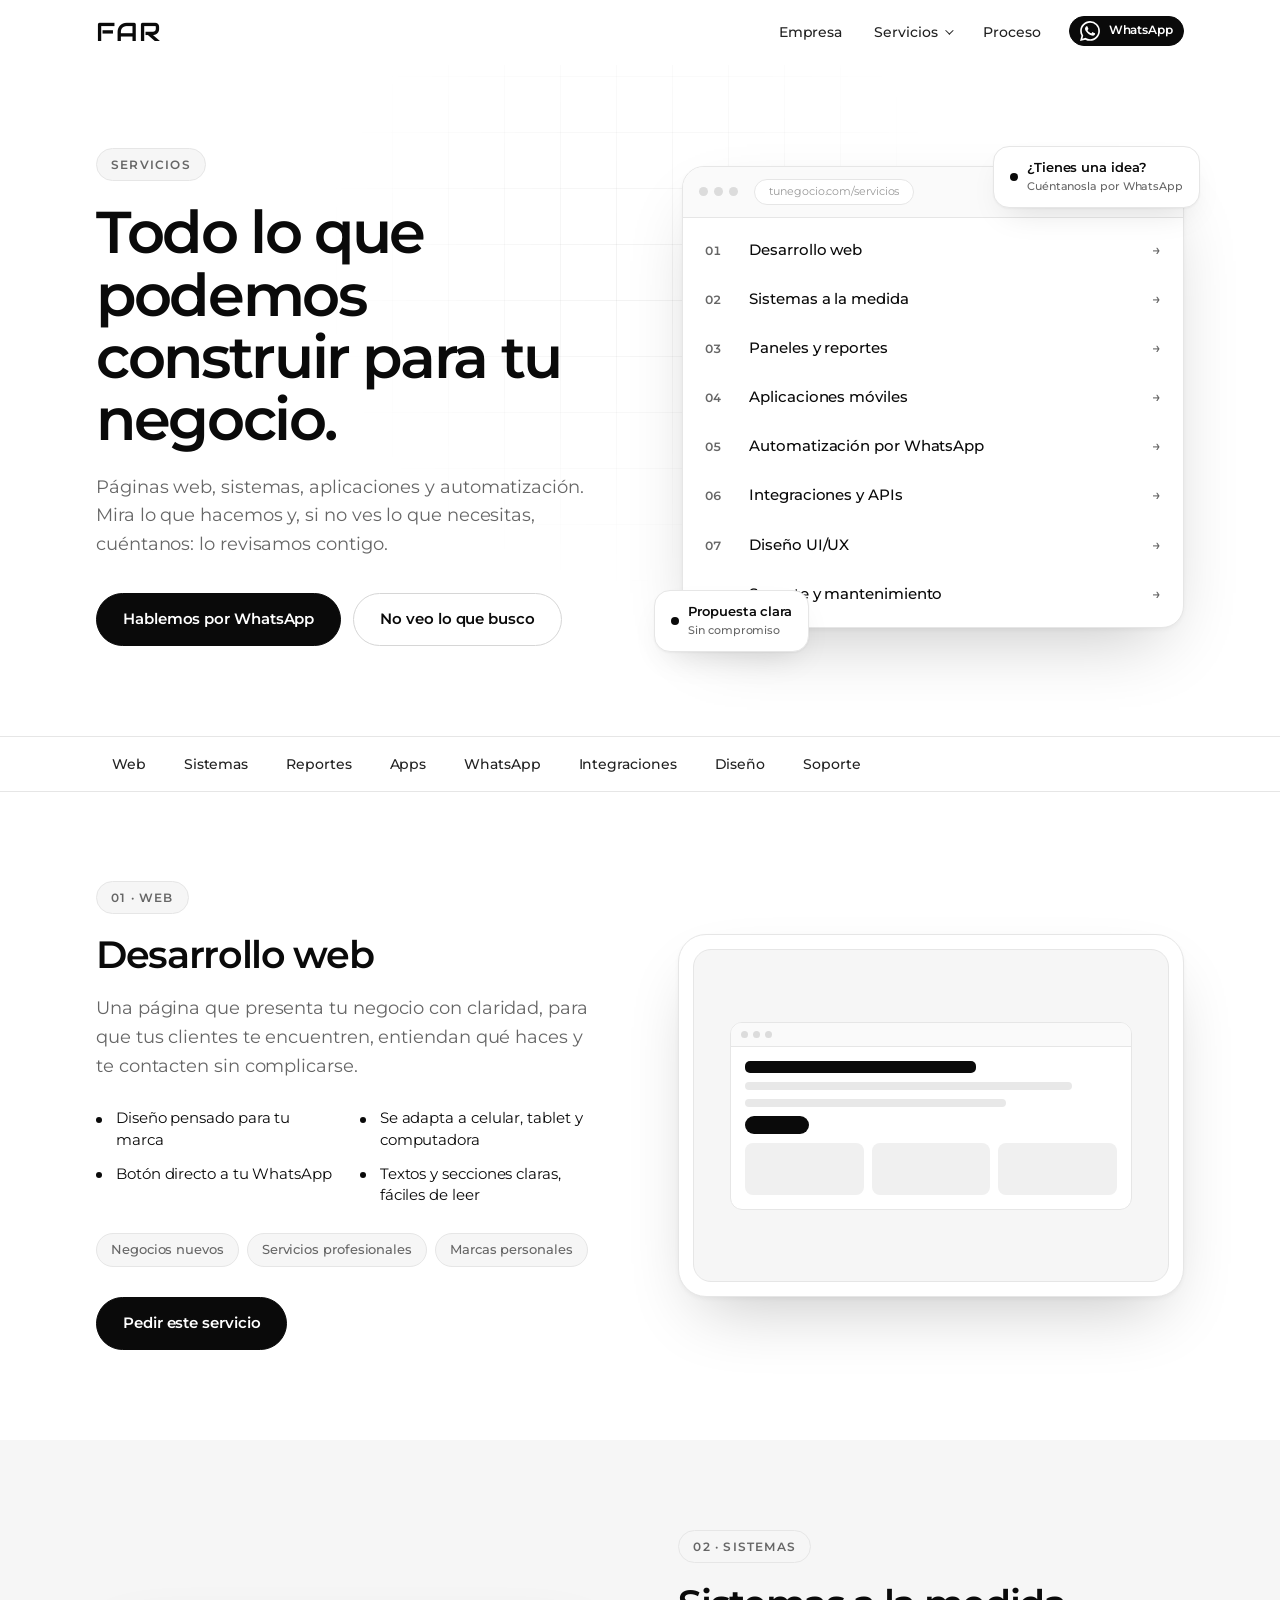
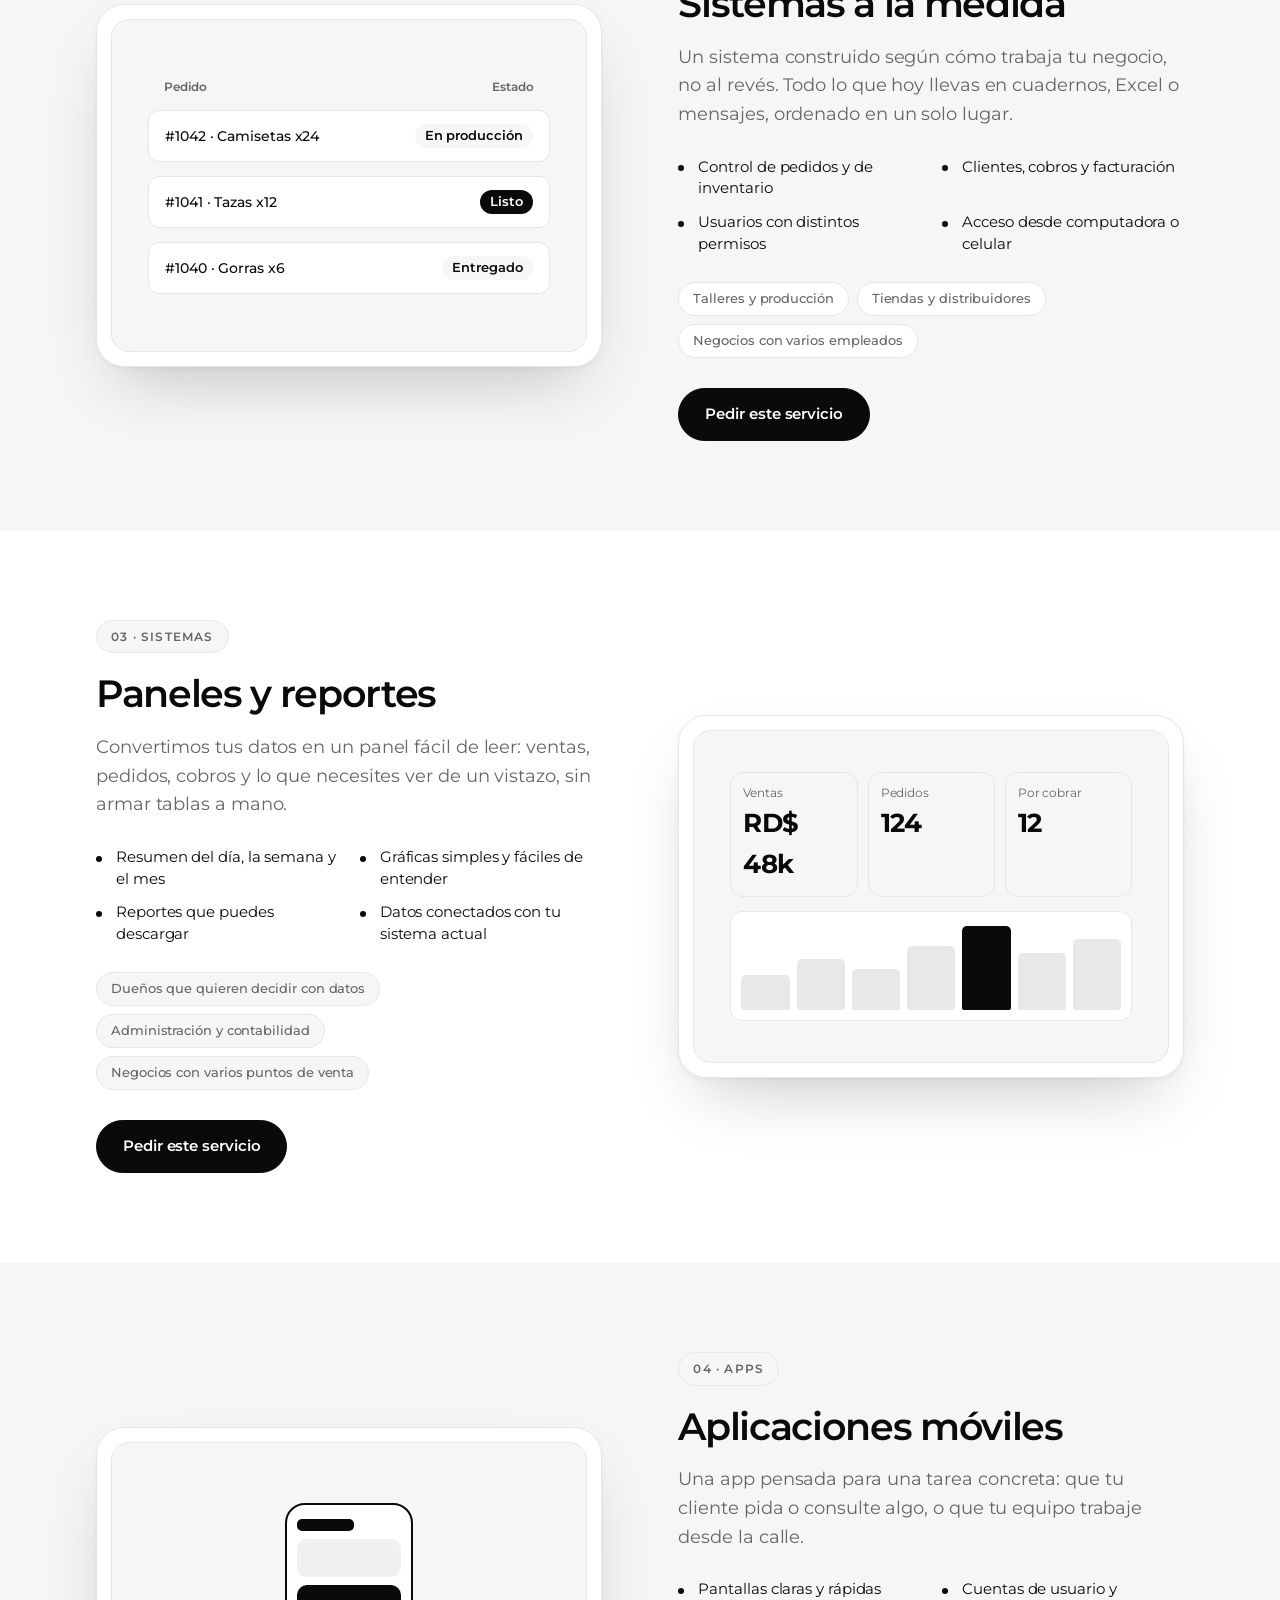
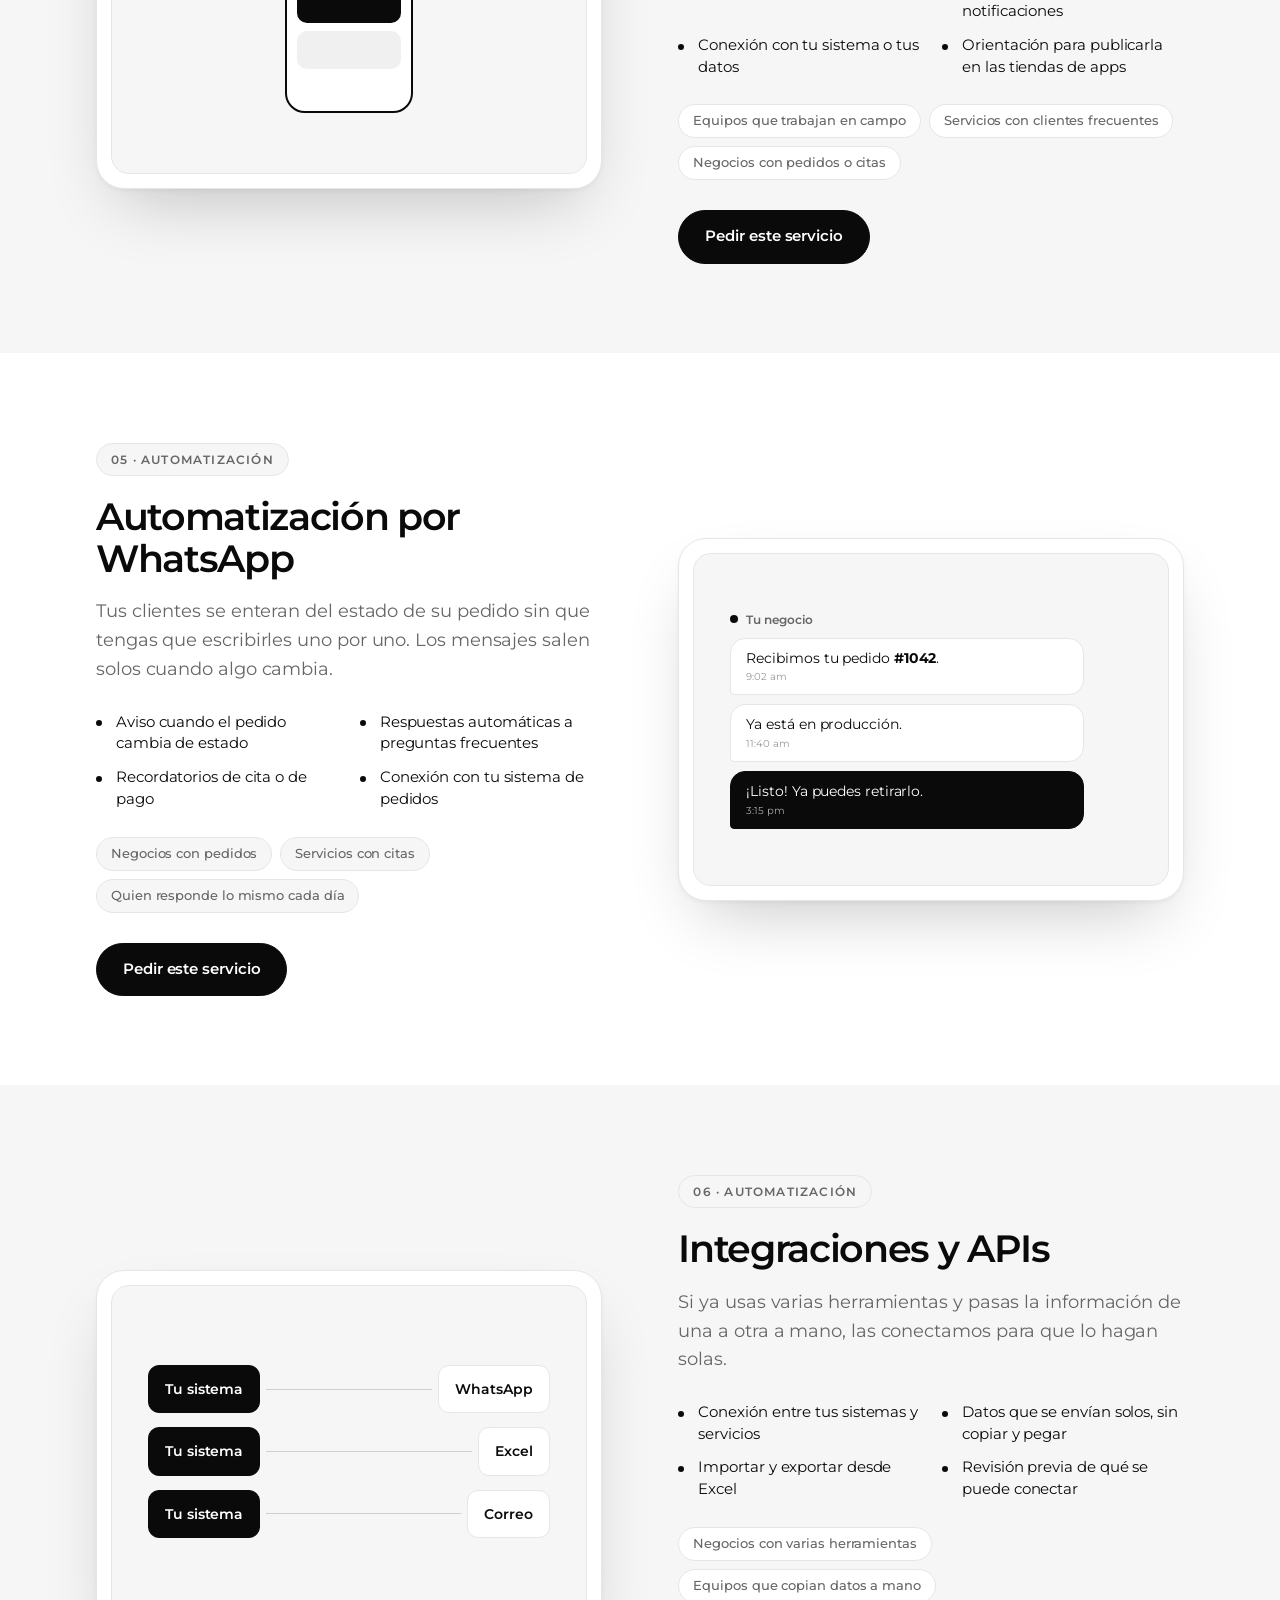
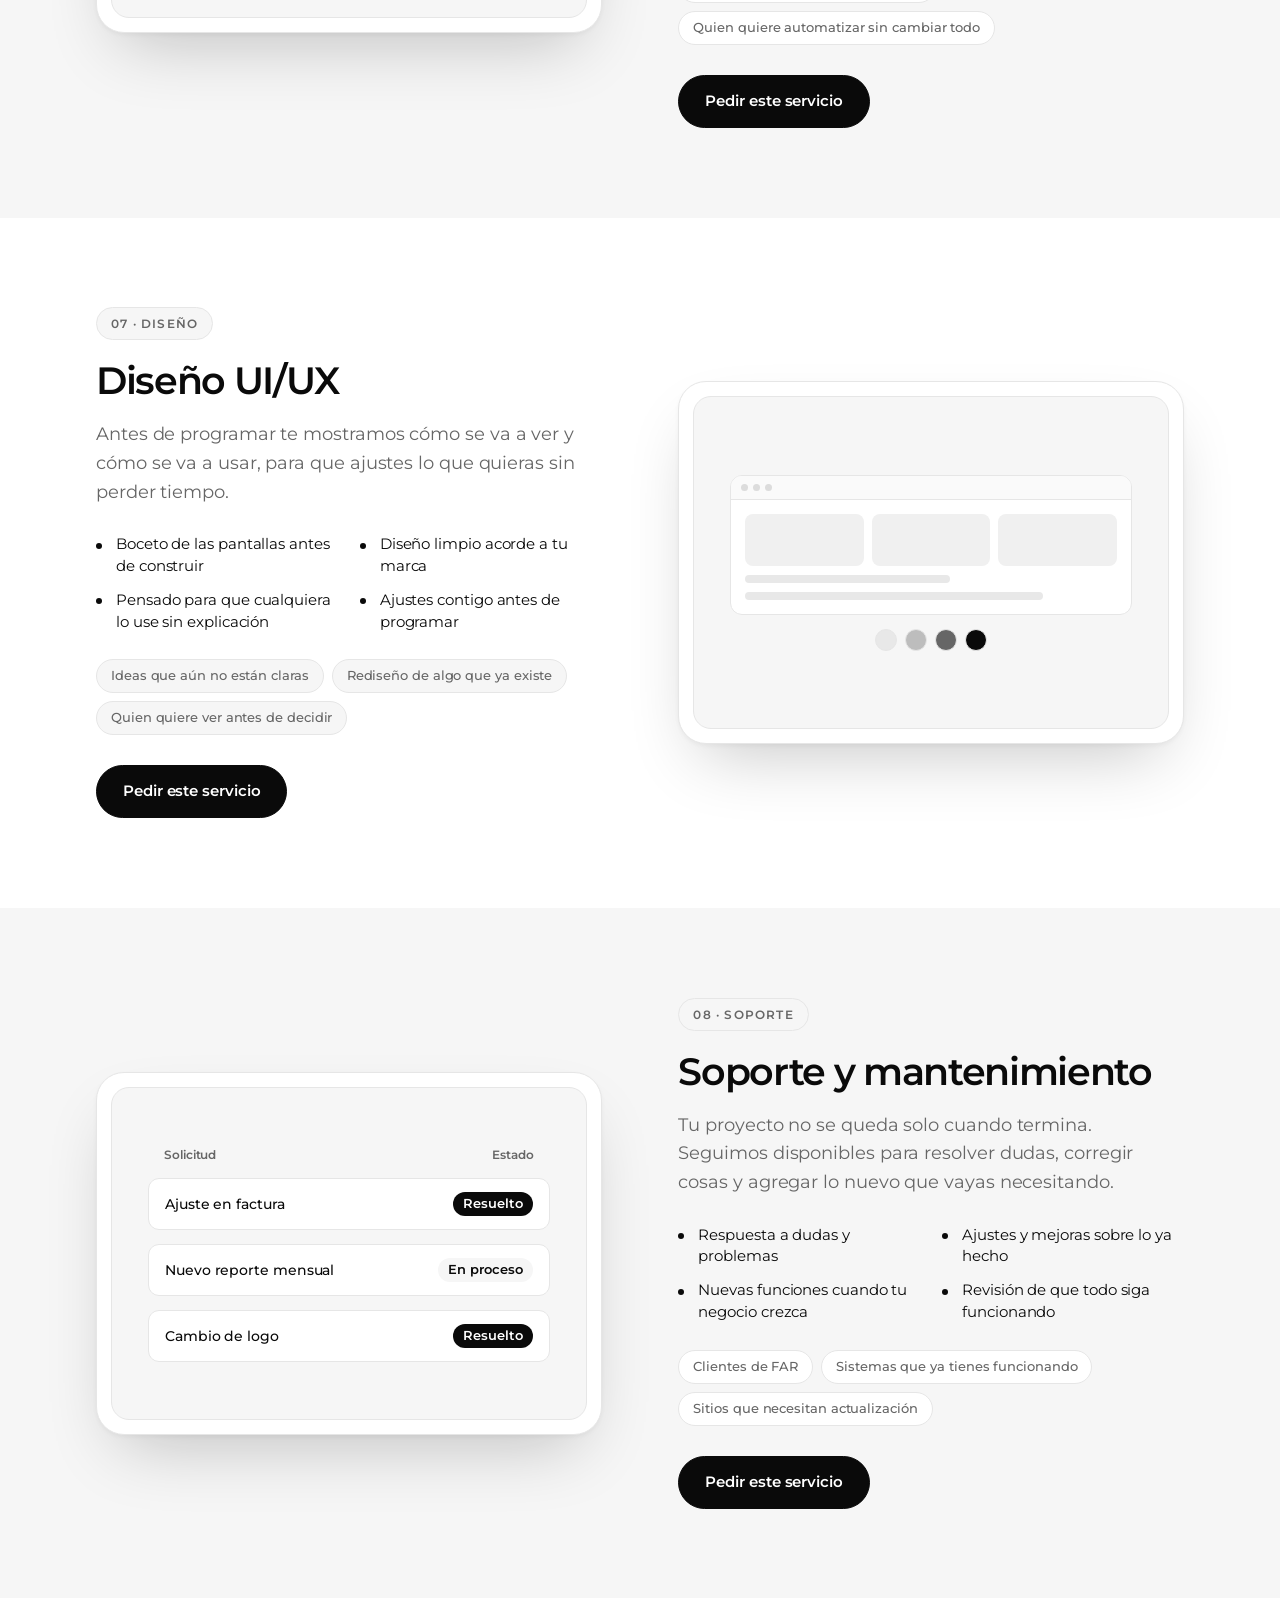
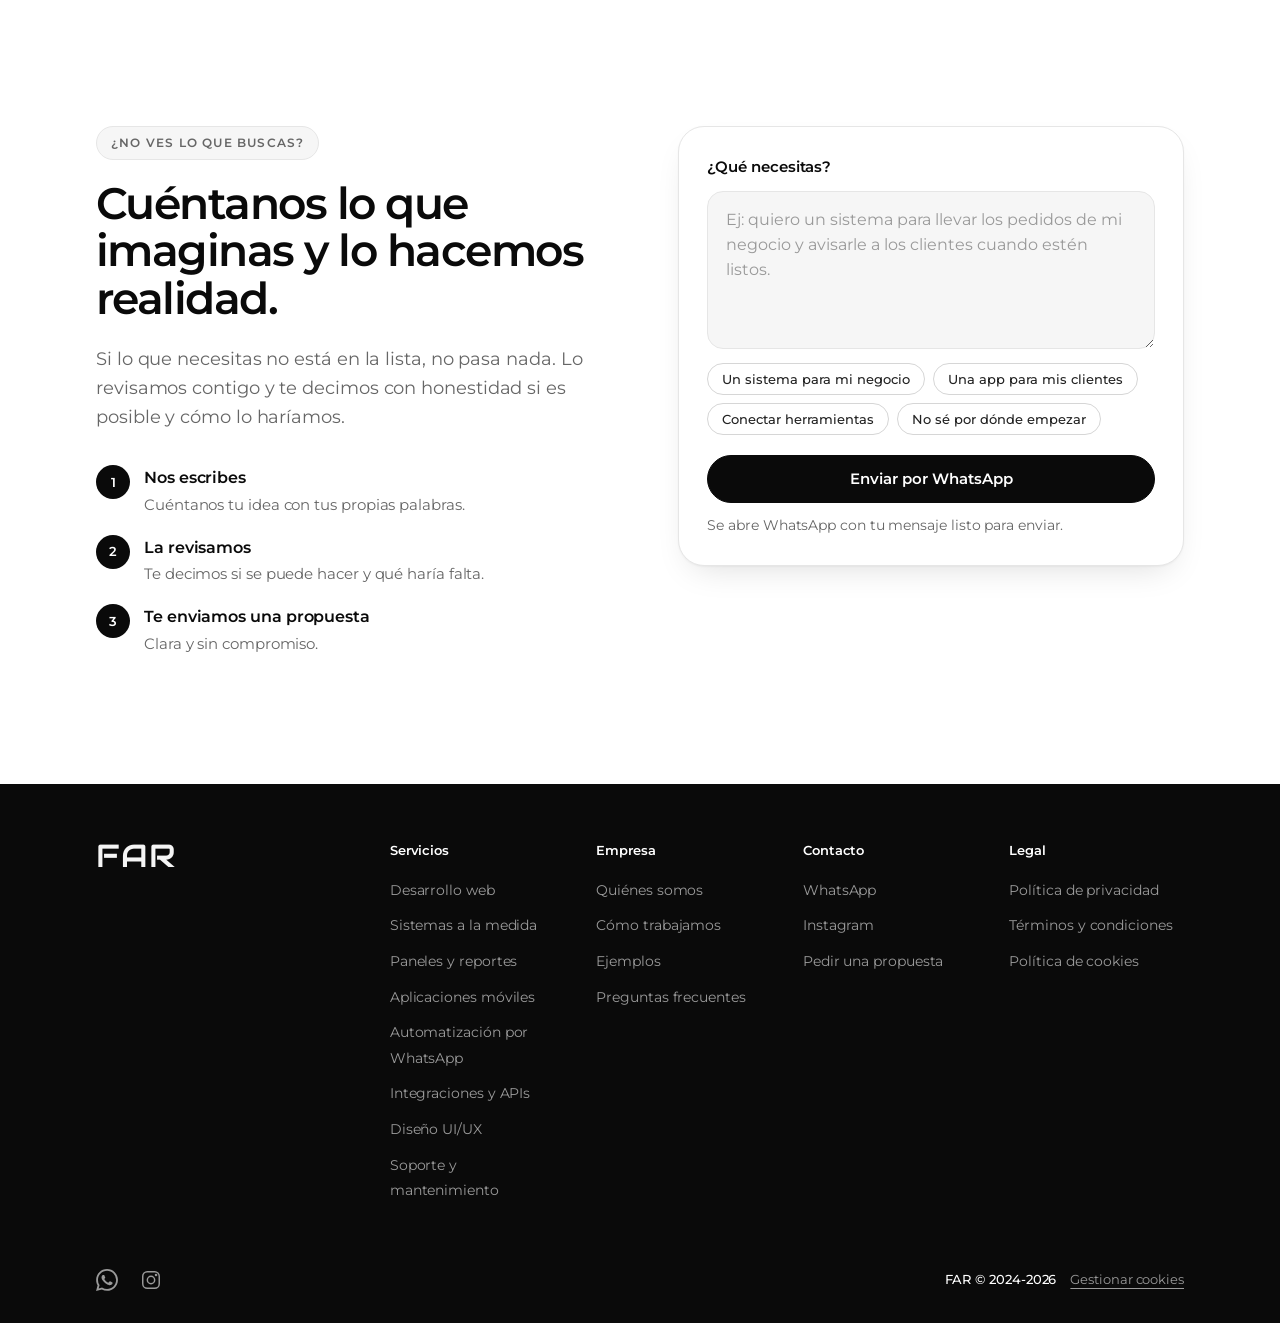
<file: html/servicios.html>
<!DOCTYPE html>
<html lang="es">
<head>
<meta charset="UTF-8">
<meta name="viewport" content="width=device-width, initial-scale=1">
<meta name="description" content="Servicios de FAR: páginas web, sistemas, aplicaciones, automatización por WhatsApp, integraciones y diseño UI/UX.">
<meta name="theme-color" content="#ffffff">
<title>Servicios \ Far</title>
<link rel="icon" href="../img/icono.png">
<link rel="preconnect" href="https://fonts.googleapis.com">
<link rel="preconnect" href="https://fonts.gstatic.com" crossorigin>
<link href="https://fonts.googleapis.com/css2?family=Audiowide&family=Montserrat:wght@400;500;600;700&display=swap" rel="stylesheet">
<link rel="stylesheet" href="../css/index.css">
</head>
<body>

<header id="hdr">
  <div class="wrap">
    <nav>
      <a href="index.html" class="logo">FAR</a>
      <ul id="menu">
        <li><a href="../index.html#empresa">Empresa</a></li>
        <li class="dd">
          <button type="button" aria-haspopup="true">Servicios <i class="caret"></i></button>
          <div class="panel"><div class="box" id="navServicios"></div></div>
        </li>
        <li><a href="../index.html#proceso">Proceso</a></li>
        <li>
          <a href="https://wa.me/18096937289?text=Hola%2C%20me%20gustar%C3%ADa%20informaci%C3%B3n%20sobre%20sus%20servicios." target="_blank" rel="noopener" class="btn sm nav-wa">
            <svg class="ico fill" viewBox="0 0 24 24"><path d="M17.47 14.38c-.3-.15-1.76-.87-2.03-.97-.27-.1-.47-.15-.67.15-.2.3-.77.97-.94 1.16-.17.2-.35.22-.64.08-.3-.15-1.26-.47-2.39-1.48-.88-.79-1.48-1.76-1.65-2.06-.17-.3-.02-.46.13-.6.13-.14.3-.35.45-.52.15-.17.2-.3.3-.5.1-.2.05-.37-.03-.52-.07-.15-.67-1.61-.92-2.2-.24-.58-.49-.5-.67-.51h-.57c-.2 0-.52.07-.79.37-.27.3-1.04 1.02-1.04 2.48 0 1.46 1.07 2.88 1.21 3.07.15.2 2.1 3.2 5.08 4.49.71.3 1.26.49 1.69.63.71.23 1.36.2 1.87.12.57-.09 1.76-.72 2-1.42.25-.69.25-1.29.18-1.41-.07-.13-.27-.2-.57-.35zM12.05 21.78h-.01a9.87 9.87 0 0 1-5.03-1.38l-.36-.21-3.74.98 1-3.65-.24-.37a9.86 9.86 0 0 1-1.51-5.26c0-5.45 4.44-9.88 9.89-9.88 2.64 0 5.12 1.03 6.99 2.9a9.82 9.82 0 0 1 2.89 6.99c0 5.45-4.44 9.88-9.88 9.88zm8.41-18.3A11.82 11.82 0 0 0 12.05 0C5.5 0 .16 5.34.16 11.89c0 2.1.55 4.14 1.59 5.95L.06 24l6.3-1.65a11.88 11.88 0 0 0 5.68 1.45h.01c6.55 0 11.89-5.34 11.89-11.89 0-3.18-1.24-6.16-3.48-8.41z"/></svg>
            WhatsApp
          </a>
        </li>
      </ul>
      <button class="menu-btn" id="menuBtn" aria-label="Abrir menú"><i></i><i></i><i></i></button>
    </nav>
  </div>
</header>

<main>
  <!-- HERO -->
  <section class="hero sv-hero" id="inicio">
    <div class="grid-bg" id="gridbg"></div>
    <div class="wrap">
      <div class="hero-in">
        <div>
          <span class="eyebrow rv">Servicios</span>
          <h1 class="rv" style="--d:.05s">Todo lo que podemos construir para tu negocio.</h1>
          <p class="lead rv" style="--d:.1s">Páginas web, sistemas, aplicaciones y automatización. Mira lo que hacemos y, si no ves lo que necesitas, cuéntanos: lo revisamos contigo.</p>
          <div class="actions rv" style="--d:.15s">
            <a href="https://wa.me/18096937289?text=Hola%2C%20me%20gustar%C3%ADa%20informaci%C3%B3n%20sobre%20sus%20servicios." target="_blank" rel="noopener" class="btn">Hablemos por WhatsApp</a>
            <a href="#pedir" class="btn line">No veo lo que busco</a>
          </div>
        </div>

        <div class="stage rs" style="--d:.2s">
          <div class="win">
            <div class="bar"><i></i><i></i><i></i><span>tunegocio.com/servicios</span></div>
            <div class="sv-list" id="svList"></div>
          </div>
          <div class="chip c1"><span class="dot"></span><span>¿Tienes una idea?<small>Cuéntanosla por WhatsApp</small></span></div>
          <div class="chip c2"><span class="dot"></span><span>Propuesta clara<small>Sin compromiso</small></span></div>
        </div>
      </div>
    </div>
  </section>

  <!-- BARRA DE SERVICIOS (se fija al bajar) -->
  <div class="sv-nav" id="catalogo">
    <div class="sv-nav-in" id="svNavIn">
      <div class="wrap">
        <div class="sv-chips" id="svChips"></div>
      </div>
    </div>
  </div>

  <!-- SERVICIOS (se generan desde servicios.js) -->
  <div id="svRows"></div>

  <!-- NO VEO LO QUE BUSCO -->
  <section class="pad" id="pedir">
    <div class="wrap sv-ask">
      <div>
        <span class="eyebrow rv">¿No ves lo que buscas?</span>
        <h2 class="rv">Cuéntanos lo que imaginas y lo hacemos realidad.</h2>
        <p class="lead rv">Si lo que necesitas no está en la lista, no pasa nada. Lo revisamos contigo y te decimos con honestidad si es posible y cómo lo haríamos.</p>
        <ol class="sv-steps rv">
          <li><div><b>Nos escribes</b>Cuéntanos tu idea con tus propias palabras.</div></li>
          <li><div><b>La revisamos</b>Te decimos si se puede hacer y qué haría falta.</div></li>
          <li><div><b>Te enviamos una propuesta</b>Clara y sin compromiso.</div></li>
        </ol>
      </div>

      <div class="sv-box rs">
        <label for="svIdea">¿Qué necesitas?</label>
        <textarea class="sv-ta" id="svIdea" rows="5" placeholder="Ej: quiero un sistema para llevar los pedidos de mi negocio y avisarle a los clientes cuando estén listos."></textarea>
        <div class="sv-ideas" aria-label="Ideas rápidas">
          <button type="button" data-idea="Quiero un sistema para mi negocio.">Un sistema para mi negocio</button>
          <button type="button" data-idea="Quiero una app para mis clientes.">Una app para mis clientes</button>
          <button type="button" data-idea="Quiero conectar dos herramientas que ya uso.">Conectar herramientas</button>
          <button type="button" data-idea="Tengo una idea pero no sé por dónde empezar.">No sé por dónde empezar</button>
        </div>
        <button type="button" class="btn" id="svSend">Enviar por WhatsApp</button>
        <p class="sv-hint" id="svHint">Se abre WhatsApp con tu mensaje listo para enviar.</p>
      </div>
    </div>
  </section>
</main>

<!-- FOOTER -->
<div id="footer"></div>

<script src="../js/footer.js"></script>

<script src="../js/servicios.js"></script>
</body>
</html>
</file>
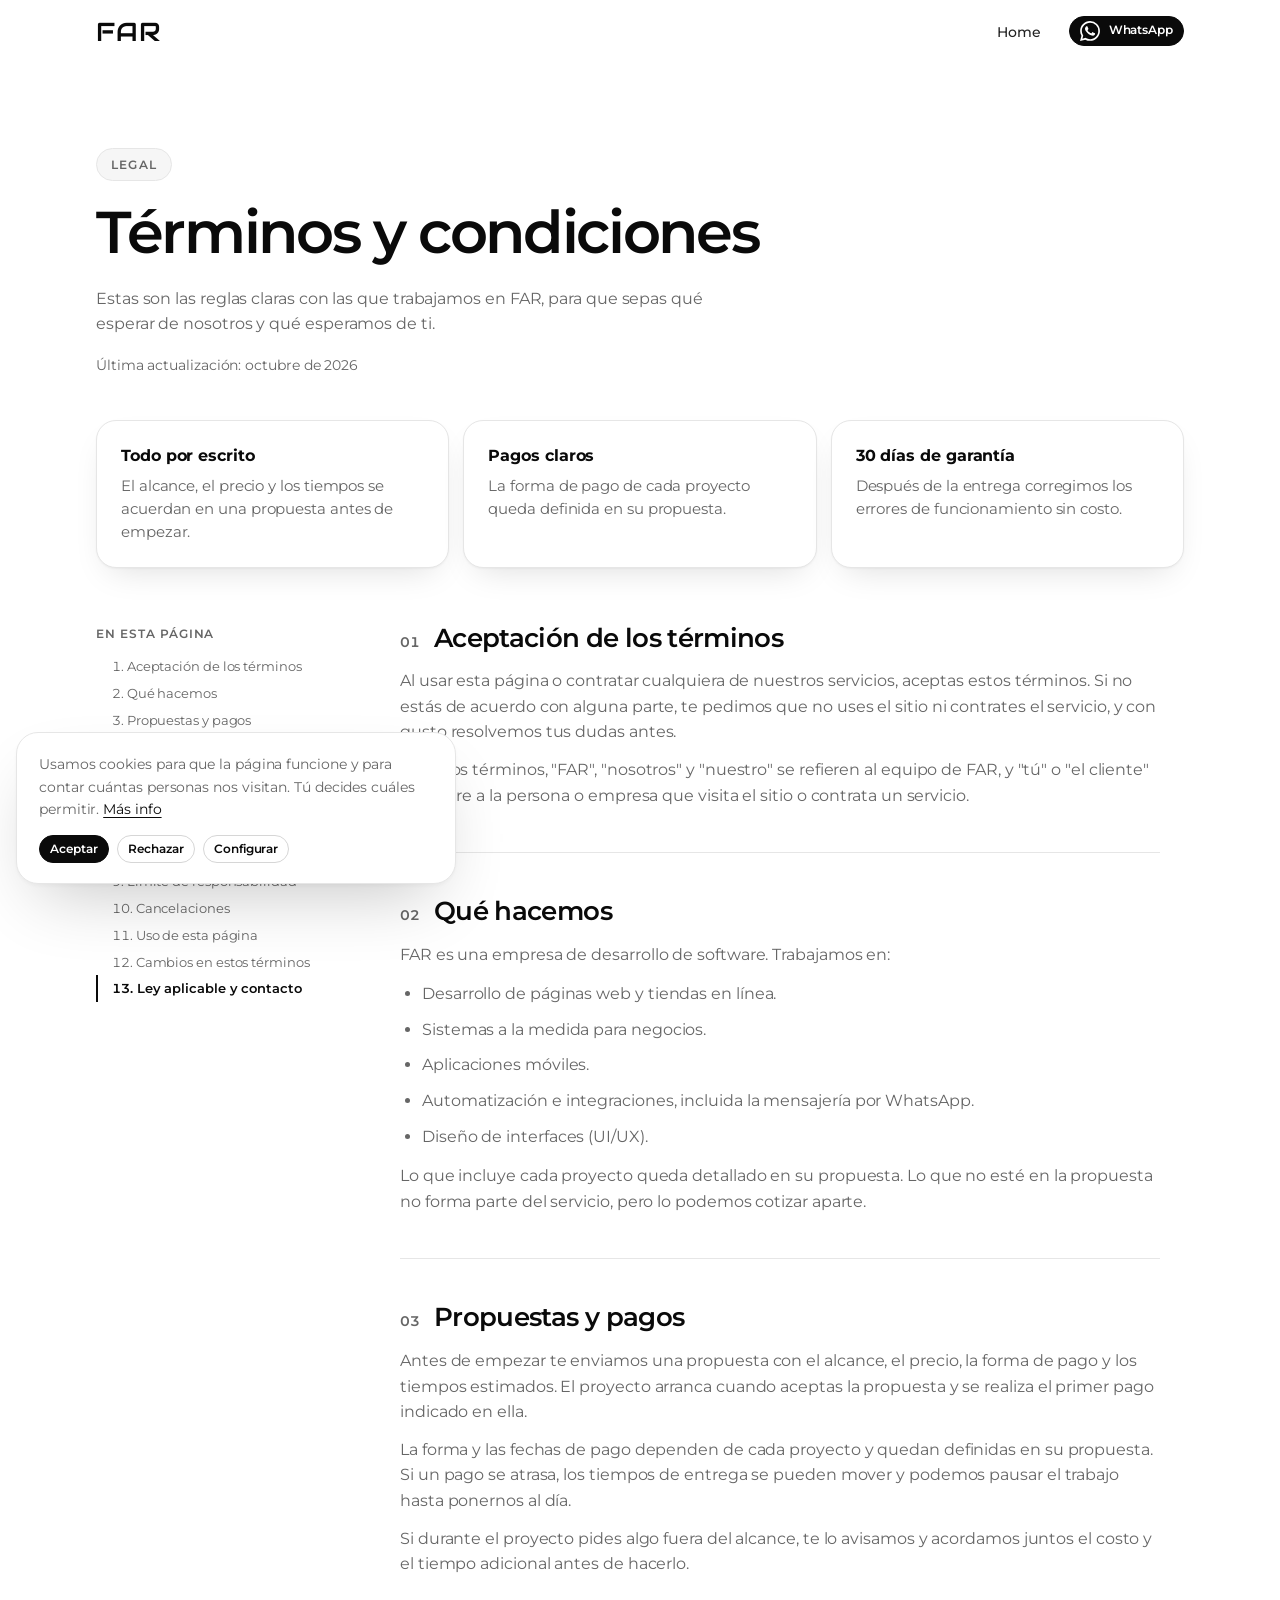
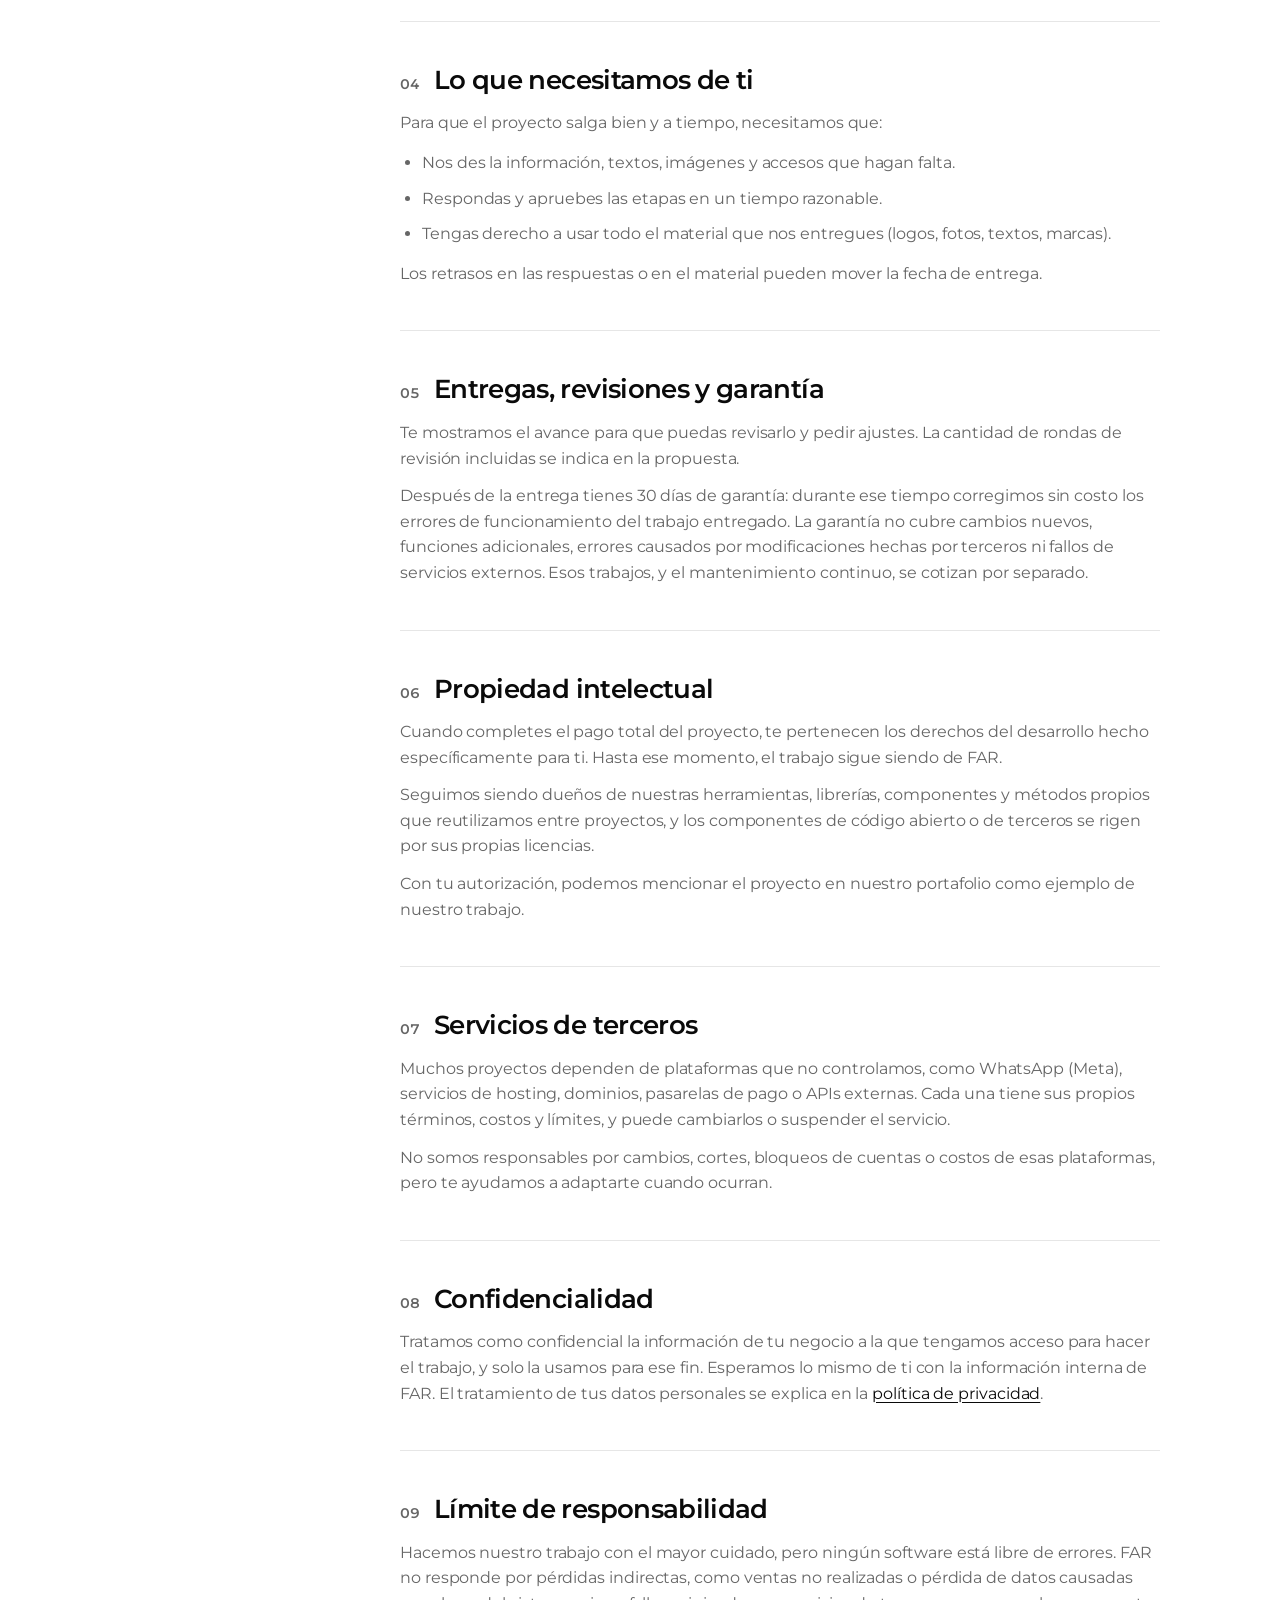
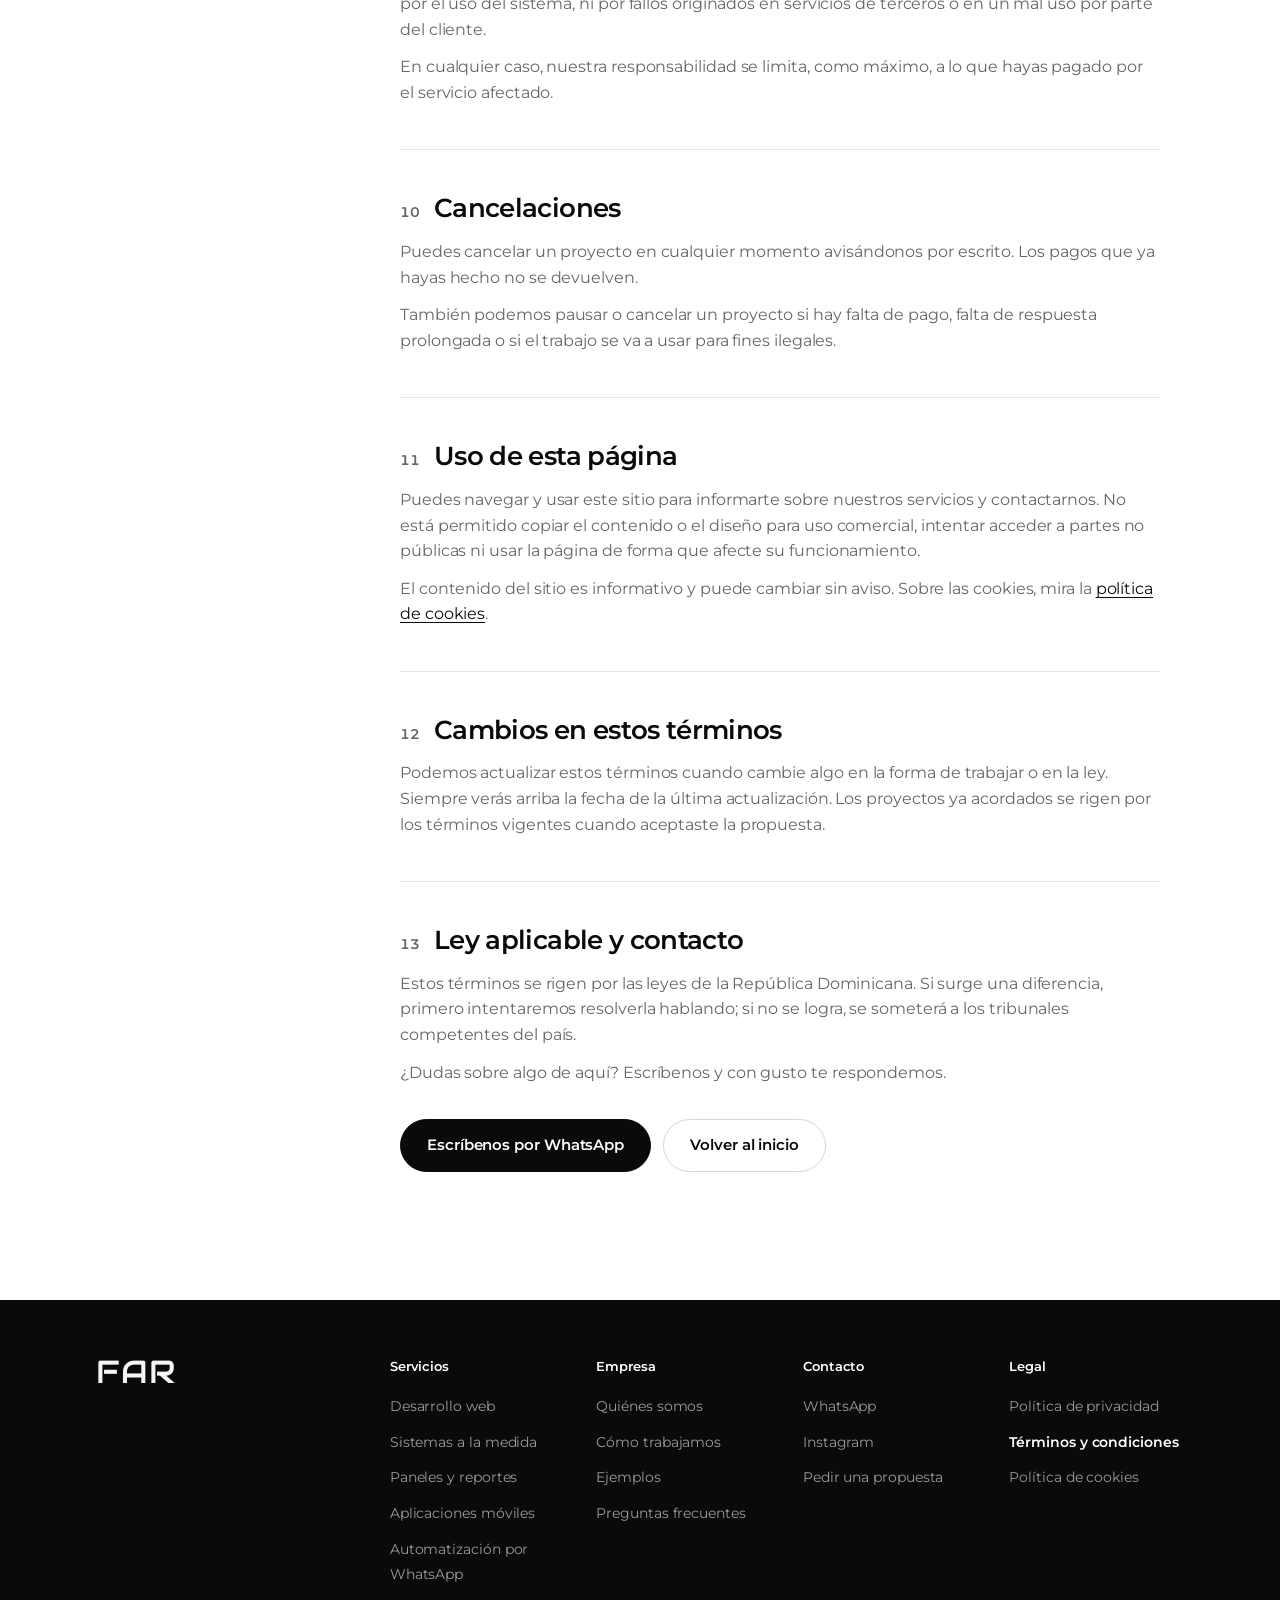
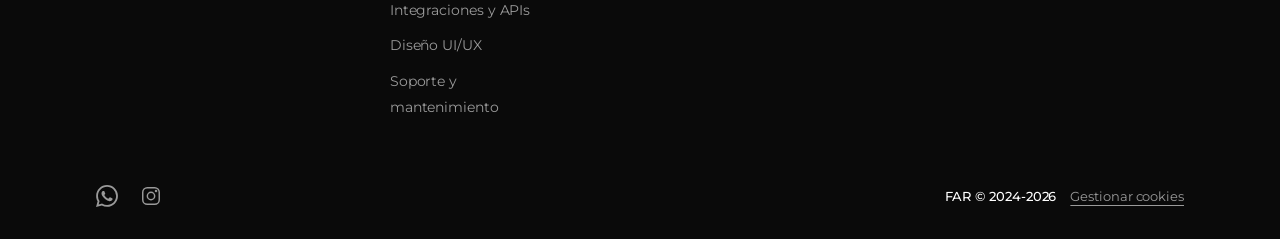
<file: html/terminos.html>
<!DOCTYPE html>
<html lang="es">
<head>
<meta charset="UTF-8">
<meta name="viewport" content="width=device-width, initial-scale=1">
<meta name="description" content="Términos y condiciones de FAR: cómo trabajamos, pagos, entregas, propiedad intelectual y uso de la página.">
<meta name="theme-color" content="#ffffff">
<title>Términos y condiciones \ Far</title>
<link rel="icon" href="../img/icono.png">
<link rel="preconnect" href="https://fonts.googleapis.com">
<link rel="preconnect" href="https://fonts.gstatic.com" crossorigin>
<link href="https://fonts.googleapis.com/css2?family=Audiowide&family=Montserrat:wght@400;500;600;700&display=swap" rel="stylesheet">
<link rel="stylesheet" href="../css/index.css">
</head>
<body>

<header id="hdr" class="simple">
  <div class="wrap">
    <nav>
      <a href="index.html" class="logo">FAR</a>
      <ul id="menu">
        <li><a href="../index.html">Home</a></li>
        <li>
          <a href="https://wa.me/18096937289?text=Hola%2C%20me%20gustar%C3%ADa%20informaci%C3%B3n%20sobre%20sus%20servicios." target="_blank" rel="noopener" class="btn sm nav-wa">
            <svg class="ico fill" viewBox="0 0 24 24"><path d="M17.47 14.38c-.3-.15-1.76-.87-2.03-.97-.27-.1-.47-.15-.67.15-.2.3-.77.97-.94 1.16-.17.2-.35.22-.64.08-.3-.15-1.26-.47-2.39-1.48-.88-.79-1.48-1.76-1.65-2.06-.17-.3-.02-.46.13-.6.13-.14.3-.35.45-.52.15-.17.2-.3.3-.5.1-.2.05-.37-.03-.52-.07-.15-.67-1.61-.92-2.2-.24-.58-.49-.5-.67-.51h-.57c-.2 0-.52.07-.79.37-.27.3-1.04 1.02-1.04 2.48 0 1.46 1.07 2.88 1.21 3.07.15.2 2.1 3.2 5.08 4.49.71.3 1.26.49 1.69.63.71.23 1.36.2 1.87.12.57-.09 1.76-.72 2-1.42.25-.69.25-1.29.18-1.41-.07-.13-.27-.2-.57-.35zM12.05 21.78h-.01a9.87 9.87 0 0 1-5.03-1.38l-.36-.21-3.74.98 1-3.65-.24-.37a9.86 9.86 0 0 1-1.51-5.26c0-5.45 4.44-9.88 9.89-9.88 2.64 0 5.12 1.03 6.99 2.9a9.82 9.82 0 0 1 2.89 6.99c0 5.45-4.44 9.88-9.88 9.88zm8.41-18.3A11.82 11.82 0 0 0 12.05 0C5.5 0 .16 5.34.16 11.89c0 2.1.55 4.14 1.59 5.95L.06 24l6.3-1.65a11.88 11.88 0 0 0 5.68 1.45h.01c6.55 0 11.89-5.34 11.89-11.89 0-3.18-1.24-6.16-3.48-8.41z"/></svg>
            WhatsApp
          </a>
        </li>
      </ul>
    </nav>
  </div>
</header>

<main>
  <section class="pad">
    <div class="wrap">

      <div class="legal">
        <span class="eyebrow">Legal</span>
        <h1>Términos y condiciones</h1>
        <p class="lead">Estas son las reglas claras con las que trabajamos en FAR, para que sepas qué esperar de nosotros y qué esperamos de ti.</p>
        <p class="upd">Última actualización: octubre de 2026</p>
      </div>

      <div class="tc-keys">
        <div class="tc-key">
          <b>Todo por escrito</b>
          <p>El alcance, el precio y los tiempos se acuerdan en una propuesta antes de empezar.</p>
        </div>
        <div class="tc-key">
          <b>Pagos claros</b>
          <p>La forma de pago de cada proyecto queda definida en su propuesta.</p>
        </div>
        <div class="tc-key">
          <b>30 días de garantía</b>
          <p>Después de la entrega corregimos los errores de funcionamiento sin costo.</p>
        </div>
      </div>

      <div class="tc-layout">

        <aside class="tc-aside" id="tcAside">
          <div class="tc-nav" id="tcNav">
            <p class="tc-aside-t">En esta página</p>
            <ol class="tc-index" id="tcIndex"></ol>
          </div>
        </aside>

        <article class="tc-body legal" id="tcBody">

          <section class="tc-sec" id="aceptacion">
            <h2>Aceptación de los términos</h2>
            <p>Al usar esta página o contratar cualquiera de nuestros servicios, aceptas estos términos. Si no estás de acuerdo con alguna parte, te pedimos que no uses el sitio ni contrates el servicio, y con gusto resolvemos tus dudas antes.</p>
            <p>En estos términos, "FAR", "nosotros" y "nuestro" se refieren al equipo de FAR, y "tú" o "el cliente" se refiere a la persona o empresa que visita el sitio o contrata un servicio.</p>
          </section>

          <section class="tc-sec" id="servicios">
            <h2>Qué hacemos</h2>
            <p>FAR es una empresa de desarrollo de software. Trabajamos en:</p>
            <ul>
              <li>Desarrollo de páginas web y tiendas en línea.</li>
              <li>Sistemas a la medida para negocios.</li>
              <li>Aplicaciones móviles.</li>
              <li>Automatización e integraciones, incluida la mensajería por WhatsApp.</li>
              <li>Diseño de interfaces (UI/UX).</li>
            </ul>
            <p>Lo que incluye cada proyecto queda detallado en su propuesta. Lo que no esté en la propuesta no forma parte del servicio, pero lo podemos cotizar aparte.</p>
          </section>

          <section class="tc-sec" id="propuestas-pagos">
            <h2>Propuestas y pagos</h2>
            <p>Antes de empezar te enviamos una propuesta con el alcance, el precio, la forma de pago y los tiempos estimados. El proyecto arranca cuando aceptas la propuesta y se realiza el primer pago indicado en ella.</p>
            <p>La forma y las fechas de pago dependen de cada proyecto y quedan definidas en su propuesta. Si un pago se atrasa, los tiempos de entrega se pueden mover y podemos pausar el trabajo hasta ponernos al día.</p>
            <p>Si durante el proyecto pides algo fuera del alcance, te lo avisamos y acordamos juntos el costo y el tiempo adicional antes de hacerlo.</p>
          </section>

          <section class="tc-sec" id="tu-parte">
            <h2>Lo que necesitamos de ti</h2>
            <p>Para que el proyecto salga bien y a tiempo, necesitamos que:</p>
            <ul>
              <li>Nos des la información, textos, imágenes y accesos que hagan falta.</li>
              <li>Respondas y apruebes las etapas en un tiempo razonable.</li>
              <li>Tengas derecho a usar todo el material que nos entregues (logos, fotos, textos, marcas).</li>
            </ul>
            <p>Los retrasos en las respuestas o en el material pueden mover la fecha de entrega.</p>
          </section>

          <section class="tc-sec" id="entregas">
            <h2>Entregas, revisiones y garantía</h2>
            <p>Te mostramos el avance para que puedas revisarlo y pedir ajustes. La cantidad de rondas de revisión incluidas se indica en la propuesta.</p>
            <p>Después de la entrega tienes 30 días de garantía: durante ese tiempo corregimos sin costo los errores de funcionamiento del trabajo entregado. La garantía no cubre cambios nuevos, funciones adicionales, errores causados por modificaciones hechas por terceros ni fallos de servicios externos. Esos trabajos, y el mantenimiento continuo, se cotizan por separado.</p>
          </section>

          <section class="tc-sec" id="propiedad">
            <h2>Propiedad intelectual</h2>
            <p>Cuando completes el pago total del proyecto, te pertenecen los derechos del desarrollo hecho específicamente para ti. Hasta ese momento, el trabajo sigue siendo de FAR.</p>
            <p>Seguimos siendo dueños de nuestras herramientas, librerías, componentes y métodos propios que reutilizamos entre proyectos, y los componentes de código abierto o de terceros se rigen por sus propias licencias.</p>
            <p>Con tu autorización, podemos mencionar el proyecto en nuestro portafolio como ejemplo de nuestro trabajo.</p>
          </section>

          <section class="tc-sec" id="terceros">
            <h2>Servicios de terceros</h2>
            <p>Muchos proyectos dependen de plataformas que no controlamos, como WhatsApp (Meta), servicios de hosting, dominios, pasarelas de pago o APIs externas. Cada una tiene sus propios términos, costos y límites, y puede cambiarlos o suspender el servicio.</p>
            <p>No somos responsables por cambios, cortes, bloqueos de cuentas o costos de esas plataformas, pero te ayudamos a adaptarte cuando ocurran.</p>
          </section>

          <section class="tc-sec" id="confidencialidad">
            <h2>Confidencialidad</h2>
            <p>Tratamos como confidencial la información de tu negocio a la que tengamos acceso para hacer el trabajo, y solo la usamos para ese fin. Esperamos lo mismo de ti con la información interna de FAR. El tratamiento de tus datos personales se explica en la <a href="privacidad.html">política de privacidad</a>.</p>
          </section>

          <section class="tc-sec" id="responsabilidad">
            <h2>Límite de responsabilidad</h2>
            <p>Hacemos nuestro trabajo con el mayor cuidado, pero ningún software está libre de errores. FAR no responde por pérdidas indirectas, como ventas no realizadas o pérdida de datos causadas por el uso del sistema, ni por fallos originados en servicios de terceros o en un mal uso por parte del cliente.</p>
            <p>En cualquier caso, nuestra responsabilidad se limita, como máximo, a lo que hayas pagado por el servicio afectado.</p>
          </section>

          <section class="tc-sec" id="cancelacion">
            <h2>Cancelaciones</h2>
            <p>Puedes cancelar un proyecto en cualquier momento avisándonos por escrito. Los pagos que ya hayas hecho no se devuelven.</p>
            <p>También podemos pausar o cancelar un proyecto si hay falta de pago, falta de respuesta prolongada o si el trabajo se va a usar para fines ilegales.</p>
          </section>

          <section class="tc-sec" id="uso-sitio">
            <h2>Uso de esta página</h2>
            <p>Puedes navegar y usar este sitio para informarte sobre nuestros servicios y contactarnos. No está permitido copiar el contenido o el diseño para uso comercial, intentar acceder a partes no públicas ni usar la página de forma que afecte su funcionamiento.</p>
            <p>El contenido del sitio es informativo y puede cambiar sin aviso. Sobre las cookies, mira la <a href="cookies.html">política de cookies</a>.</p>
          </section>

          <section class="tc-sec" id="cambios">
            <h2>Cambios en estos términos</h2>
            <p>Podemos actualizar estos términos cuando cambie algo en la forma de trabajar o en la ley. Siempre verás arriba la fecha de la última actualización. Los proyectos ya acordados se rigen por los términos vigentes cuando aceptaste la propuesta.</p>
          </section>

          <section class="tc-sec" id="ley-contacto">
            <h2>Ley aplicable y contacto</h2>
            <p>Estos términos se rigen por las leyes de la República Dominicana. Si surge una diferencia, primero intentaremos resolverla hablando; si no se logra, se someterá a los tribunales competentes del país.</p>
            <p>¿Dudas sobre algo de aquí? Escríbenos y con gusto te respondemos.</p>
            <div class="actions">
              <a href="https://wa.me/18096937289?text=Hola%2C%20tengo%20una%20duda%20sobre%20los%20t%C3%A9rminos%20y%20condiciones." target="_blank" rel="noopener" class="btn">Escríbenos por WhatsApp</a>
              <a href="index.html" class="btn line">Volver al inicio</a>
            </div>
          </section>

        </article>
      </div>

    </div>
  </section>
</main>

<div id="footer"></div>

<script src="../js/footer.js"></script>
<script src="../js/cookies.js"></script>
<script src="../js/terminos.js"></script>
</body>
</html>
</file>
<file: css/index.css>
:root{--ink:#0a0a0a;--mut:#666;--line:#e6e6e6;--soft:#f6f6f6;--sans:'Montserrat',system-ui,sans-serif;
    --sh:0 1px 2px #0000000a,0 14px 34px -14px #00000026;--sh-lg:0 2px 4px #0000000a,0 30px 70px -24px #0000003d}
  *{box-sizing:border-box;margin:0;padding:0}
  html{scroll-behavior:smooth;overflow-x:clip}
  [id]{scroll-margin-top:76px}
  body{background:#fff;color:var(--ink);font-family:var(--sans);line-height:1.6;letter-spacing:-.005em;overflow-x:hidden;-webkit-font-smoothing:antialiased}
  a{color:inherit;text-decoration:none}
  ul{list-style:none}
  button{font-family:inherit}
  svg{display:block}
  .ico{width:20px;height:20px;fill:none;stroke:currentColor;stroke-width:1.7;stroke-linecap:round;stroke-linejoin:round}
  .ico.fill{fill:currentColor;stroke:none}
  .logo{font-family:'Audiowide',sans-serif;letter-spacing:1px}
  .wrap{max-width:1200px;margin:0 auto;padding:0 clamp(20px,5vw,56px)}

  /* ===== HEADER ===== */
  header{position:fixed;top:0;left:0;right:0;z-index:100;background:#ffffff;-webkit-backdrop-filter:saturate(1.4) blur(12px);backdrop-filter:saturate(1.4) blur(12px);border-bottom:1px solid transparent;transition:border-color .3s}
  header.scrolled{border-color:var(--line)}
  nav{height:64px;display:flex;align-items:center;justify-content:space-between}
  nav .logo{font-size:26px;line-height:1}
  #menu{display:flex;align-items:center;gap:4px}
  #menu > li > a:not(.btn),.dd > button{display:inline-flex;align-items:center;gap:7px;background:none;border:0;cursor:pointer;font-size:14px;font-weight:500;color:#222;padding:8px 14px;border-radius:999px;transition:background .2s}
  #menu > li > a:not(.btn):hover,.dd > button:hover,.dd.open > button{background:var(--soft)}
  .nav-wa{margin-left:10px}
  .caret{width:6px;height:6px;border-right:1.5px solid currentColor;border-bottom:1.5px solid currentColor;transform:rotate(45deg) translateY(-2px);transition:transform .2s}
  .dd.open .caret{transform:rotate(225deg)}
  .dd{position:relative}
  .panel{display:none;position:absolute;right:0;top:100%;padding-top:8px;z-index:20}
  .box{background:#fff;border:1px solid var(--line);border-radius:18px;padding:8px;min-width:290px;box-shadow:var(--sh-lg)}
  .box a,.box button{display:block;width:100%;text-align:left;background:none;border:0;cursor:pointer;padding:11px 14px;border-radius:11px;font-size:14.5px;font-weight:500;color:var(--ink);transition:background .2s}
  .box a:hover,.box button:hover{background:var(--soft)}
  @media(hover:hover) and (min-width:901px){.dd:hover .panel{display:block}.dd.shut .panel{display:none!important}}
  .dd.open .panel{display:block}
  .menu-btn{display:none;background:none;border:0;cursor:pointer;padding:10px;margin-right:-10px}
  .menu-btn i{display:block;width:24px;height:2px;background:var(--ink);margin:5px 0;transition:.25s}
  header.open .menu-btn i:nth-child(1){transform:translateY(7px) rotate(45deg)}
  header.open .menu-btn i:nth-child(2){opacity:0}
  header.open .menu-btn i:nth-child(3){transform:translateY(-7px) rotate(-45deg)}

  /* ===== GENERALES ===== */
  .btn{display:inline-flex;align-items:center;justify-content:center;gap:9px;background:var(--ink);color:#fff;border:1px solid var(--ink);border-radius:999px;padding:14px 26px;font-size:14.5px;font-weight:600;transition:.25s;cursor:pointer}
  .btn:hover{background:#fff;color:var(--ink);box-shadow:var(--sh)}
  .btn.line{background:#fff;color:var(--ink);border-color:#d6d6d6}
  .btn.line:hover{background:var(--ink);color:#fff;border-color:var(--ink)}
  .btn.light{background:#fff;color:var(--ink);border-color:#fff}
  .btn.light:hover{background:transparent;color:#fff}
  .btn.sm{padding:4px 10px;font-size:11.5px}
  .eyebrow{display:inline-block;font-size:12px;font-weight:600;letter-spacing:.1em;text-transform:uppercase;color:var(--mut);background:var(--soft);border:1px solid var(--line);border-radius:999px;padding:6px 14px;margin-bottom:20px}
  h1{font-size:clamp(34px,4.6vw,62px);line-height:1.06;font-weight:600;letter-spacing:-.04em}
  h2{font-size:clamp(28px,3.4vw,46px);line-height:1.1;font-weight:600;letter-spacing:-.035em;max-width:760px}
  .lead{font-size:clamp(16px,1.4vw,19px);color:var(--mut);max-width:620px;margin-top:22px}
  .pad{padding:clamp(80px,10vw,130px) 0}
  .soft{background:var(--soft)}
  .actions{display:flex;gap:12px;flex-wrap:wrap;margin-top:34px}

  /* ===== HERO ===== */
  .hero{position:relative;padding:clamp(56px,7vw,100px) 0 clamp(60px,7vw,90px)}
  .grid-bg{position:absolute;inset:0;pointer-events:none;background-image:linear-gradient(#0000000d 1px,transparent 1px),linear-gradient(90deg,#0000000d 1px,transparent 1px);background-size:56px 56px;-webkit-mask-image:radial-gradient(460px circle at var(--mx,50%) var(--my,35%),#000 0%,transparent 70%);mask-image:radial-gradient(460px circle at var(--mx,50%) var(--my,35%),#000 0%,transparent 70%)}
  .hero .wrap{position:relative}
  .hero-in{display:grid;grid-template-columns:1.02fr .98fr;gap:64px;align-items:center}

  /* mockup del hero */
  .stage{position:relative}
  .win{background:#fff;border:1px solid var(--line);border-radius:22px;box-shadow:var(--sh-lg);overflow:hidden}
  .bar{display:flex;align-items:center;gap:6px;padding:12px 16px;border-bottom:1px solid var(--line);background:#fafafa}
  .bar i{width:9px;height:9px;border-radius:50%;background:#dcdcdc}
  .bar span{margin-left:10px;font-size:11px;color:#999;background:#fff;border:1px solid var(--line);border-radius:999px;padding:3px 14px}
  .dash{display:grid;grid-template-columns:56px 1fr;min-height:320px}
  .dash aside{border-right:1px solid var(--line);padding:16px 12px;display:grid;gap:10px;align-content:start}
  .dash aside b{height:30px;border-radius:9px;background:#f0f0f0}
  .dash aside b:first-child{background:var(--ink)}
  .main{padding:18px;display:grid;gap:14px;align-content:start}
  .kpis{display:grid;grid-template-columns:repeat(3,1fr);gap:10px}
  .kpis div{border:1px solid var(--line);border-radius:13px;padding:10px 12px}
  .kpis small{display:block;font-size:10.5px;color:var(--mut)}
  .kpis strong{font-size:21px;letter-spacing:-.03em}
  .chart{display:flex;align-items:flex-end;gap:8px;height:116px;padding:12px;border:1px solid var(--line);border-radius:13px}
  .chart span{flex:1;height:var(--h);background:#e8e8e8;border-radius:6px 6px 2px 2px;transform-origin:bottom;transform:scaleY(0);transition:transform .9s cubic-bezier(.2,.8,.2,1) calc(var(--i) * 80ms + .4s)}
  .chart span:nth-child(5){background:var(--ink)}
  .stage.in .chart span{transform:none}
  .rows{display:grid;gap:8px}
  .rows div{height:10px;border-radius:6px;background:#f0f0f0}
  .rows div:nth-child(1){width:92%}.rows div:nth-child(2){width:76%}.rows div:nth-child(3){width:84%}
  .chip{position:absolute;background:#fff;border:1px solid var(--line);border-radius:16px;padding:11px 16px;font-size:12.5px;font-weight:600;box-shadow:var(--sh);display:flex;gap:9px;align-items:center;animation:float 6s ease-in-out infinite}
  .chip .dot{width:8px;height:8px;border-radius:50%;background:var(--ink)}
  .chip small{display:block;font-weight:500;color:var(--mut);font-size:11px}
  .c1{top:-20px;right:-16px}
  .c2{bottom:-24px;left:-28px;animation-delay:-3s}
  @keyframes float{50%{transform:translateY(-9px)}}

  /* ===== CIFRAS / FRANJA ===== */
  .stats-sec{padding:0 0 clamp(70px,8vw,110px)}
  .stats{display:grid;grid-template-columns:repeat(4,1fr);gap:1px;background:var(--line);border:1px solid var(--line);border-radius:24px;overflow:hidden;box-shadow:var(--sh)}
  .stats div{background:#fff;padding:28px 26px}
  .stats strong{display:block;font-size:20px;font-weight:600;letter-spacing:-.025em}
  .stats span{display:block;font-size:14.5px;color:var(--mut);margin-top:4px}

  /* ===== CONTENEDOR EXPANSIBLE (se abre al llegar y se cierra al volver) ===== */
  .expand{--start:clamp(28px,16vw,120px);--end:clamp(12px,3vw,48px);
    margin-inline:var(--end);
    background:var(--ink);color:#f5f5f5;position:relative;overflow:hidden;padding:clamp(64px,8vw,110px) 0;
    clip-path:inset(0 calc(var(--start) - var(--end)) round 48px);
    will-change:clip-path;
    transition:clip-path 1.1s cubic-bezier(.22,.61,.36,1)}
  .expand.open{clip-path:inset(0 0 round 32px)}
  .expand::before{content:"";position:absolute;inset:0;pointer-events:none;background-image:linear-gradient(#ffffff0a 1px,transparent 1px),linear-gradient(90deg,#ffffff0a 1px,transparent 1px);background-size:56px 56px;-webkit-mask-image:linear-gradient(#000,transparent 80%);mask-image:linear-gradient(#000,transparent 80%)}
  .expand .in{position:relative;max-width:1100px;margin:0 auto;padding:0 clamp(24px,5vw,64px)}
.about{display:grid;grid-template-columns:1.1fr .9fr;gap:clamp(40px,6vw,88px);align-items:center}
.about .label{display:block;font-size:14px;font-weight:500;color:#777;margin-bottom:16px}
.about h2{max-width:none;margin-bottom:24px}
.about p{font-size:clamp(16px,1.4vw,18px);color:#a8a8a8;line-height:1.75}
.about p + p{margin-top:16px}
.frame{margin:0}
.frame .pic{border:1px solid #ffffff1f;border-radius:24px;padding:10px;background:#ffffff08}
.frame img{display:block;width:100%;aspect-ratio:4/5; object-position:center 15%; object-fit:cover;border-radius:16px;background:#1c1c1c}
.frame figcaption{margin-top:16px;font-size:14px;color:#a8a8a8}
.frame figcaption b{display:block;color:#fff;font-size:16px;font-weight:600;margin-bottom:2px}

  /* ===== SERVICIOS ===== */
  .cards{display:grid;grid-template-columns:repeat(3,1fr);gap:18px;margin-top:52px}
  .cards > div{display:flex}
  .card{flex:1;position:relative;background:#fff;color:var(--ink);border:1px solid var(--line);border-radius:24px;padding:32px 30px;min-height:270px;display:flex;flex-direction:column;cursor:pointer;box-shadow:var(--sh);transition:background .35s,color .35s,transform .35s,box-shadow .35s}
  .card .ico{width:28px;height:28px;stroke-width:1.5;transition:.35s}
  .card h3{font-size:21px;font-weight:600;letter-spacing:-.025em;margin:auto 0 8px;padding-top:36px}
  .card p{font-size:15px;color:var(--mut);transition:.35s}
  .card .more{margin-top:18px;font-size:13.5px;font-weight:600;opacity:0;transform:translateY(4px);transition:.35s}
  .card:hover,.card:focus-visible{background:var(--ink);color:#fff;transform:translateY(-6px);box-shadow:var(--sh-lg);outline:0}
  .card:hover p,.card:focus-visible p{color:#a8a8a8}
  .card:hover .more,.card:focus-visible .more{opacity:1;transform:none}
  @media(hover:none){.card .more{opacity:1;transform:none}}

  /* ===== EJEMPLOS ===== */
  .show{display:grid;grid-template-columns:repeat(3,1fr);gap:20px;margin-top:52px}
  .ex{background:#fff;border:1px solid var(--line);border-radius:26px;padding:16px 16px 26px;box-shadow:var(--sh);height:100%}
  .mk{background:var(--soft);border:1px solid var(--line);border-radius:18px;height:230px;padding:16px;display:flex;flex-direction:column;justify-content:center;gap:10px;overflow:hidden}
  .ex h3{font-size:19px;font-weight:600;letter-spacing:-.025em;margin:22px 10px 6px}
  .ex p{font-size:14.5px;color:var(--mut);margin:0 10px}
  .tr{display:flex;justify-content:space-between;align-items:center;background:#fff;border:1px solid var(--line);border-radius:11px;padding:9px 12px;font-size:12.5px;font-weight:500}
  .tr.head{background:transparent;border:0;padding:0 12px;font-size:11px;color:var(--mut);font-weight:600}
  .tr em{font-style:normal;font-size:11.5px;font-weight:600;background:var(--soft);border-radius:999px;padding:2px 10px}
  .tr em.low{background:var(--ink);color:#fff}
  .wa{display:flex;flex-direction:column;gap:7px}
.wa-h{display:flex;align-items:center;gap:8px;font-size:11px;font-weight:600;color:var(--mut)}
.wa-dot{width:8px;height:8px;border-radius:50%;background:var(--ink)}
.wa .wa-m{max-width:88%;margin:0;padding:8px 13px;font-size:12.5px;line-height:1.4;color:var(--ink);background:#fff;border:1px solid var(--line);border-radius:15px;border-bottom-left-radius:4px}
.wa .wa-m small{display:block;font-size:10px;color:#999;margin-top:2px}
.wa .wa-m:last-child{background:var(--ink);color:#fff;border-color:var(--ink)}
.wa .wa-m:last-child small{color:#a8a8a8}

/* ===== PROCESO ===== */
.proc{display:grid;grid-template-columns:repeat(4,1fr);gap:24px;margin-top:60px}
.pstep{position:relative;height:100%;padding-right:8px}
.pstep .n{position:relative;z-index:1;display:grid;place-items:center;width:38px;height:38px;border-radius:50%;background:var(--ink);color:#fff;font-size:13px;font-weight:600;box-shadow:0 0 0 8px #fff}
.pstep h3{font-size:20px;font-weight:600;letter-spacing:-.025em;margin:24px 0 8px}
.pstep p{font-size:15px;color:var(--mut)}
/* línea que conecta con el siguiente paso */
.proc > div:not(:last-child) .pstep::before{content:"";position:absolute;top:19px;left:50px;right:-16px;height:1px;background:#cfcfcf}

  /* ===== PREGUNTAS ===== */
  .faq{display:grid;grid-template-columns:.85fr 1.15fr;gap:64px;align-items:start}
  .qs{display:grid;gap:12px}
  details.q{background:#fff;border:1px solid var(--line);border-radius:20px;box-shadow:var(--sh);transition:border-color .3s}
  details.q[open]{border-color:#bdbdbd}
  details.q summary{list-style:none;cursor:pointer;display:flex;justify-content:space-between;align-items:center;gap:18px;padding:22px 26px;font-size:16px;font-weight:600;letter-spacing:-.015em}
  details.q summary::-webkit-details-marker{display:none}
  .pm{position:relative;flex:none;width:28px;height:28px;border-radius:50%;background:var(--soft);transition:.3s}
  .pm::before,.pm::after{content:"";position:absolute;left:50%;top:50%;width:11px;height:1.7px;background:var(--ink);transform:translate(-50%,-50%);transition:.3s}
  .pm::after{transform:translate(-50%,-50%) rotate(90deg)}
  details.q[open] .pm{background:var(--ink)}
  details.q[open] .pm::before,details.q[open] .pm::after{background:#fff}
  details.q[open] .pm::after{transform:translate(-50%,-50%) rotate(0)}
  details.q p{padding:0 26px 24px;font-size:15px;color:var(--mut);animation:fade .45s ease}
  @keyframes fade{from{opacity:0;transform:translateY(-6px)}}

  /* ===== CONTACTO ===== */
  .ctabox{position:relative;overflow:hidden;background:var(--ink);color:#fff;border-radius:36px;padding:clamp(52px,7vw,100px) clamp(24px,5vw,64px);text-align:center}
  .ctabox::before{content:"";position:absolute;inset:0;pointer-events:none;background-image:linear-gradient(#ffffff0a 1px,transparent 1px),linear-gradient(90deg,#ffffff0a 1px,transparent 1px);background-size:56px 56px;-webkit-mask-image:radial-gradient(circle at 50% 0%,#000,transparent 75%);mask-image:radial-gradient(circle at 50% 0%,#000,transparent 75%)}
  .ctabox > *{position:relative}
  .ctabox h2{margin:0 auto}
  .ctabox .lead{margin-left:auto;margin-right:auto;color:#a8a8a8}
  .ctabox .actions{justify-content:center}
  .follow{text-align:center;max-width:640px;margin:0 auto}
.follow .actions{justify-content:center}

/* ===== FOOTER ===== */
footer{background:var(--ink);color:#f5f5f5;padding:56px 0 0}
.fgrid{display:grid;grid-template-columns:1.5fr repeat(4,1fr);gap:32px}
.fbrand .logo{font-size:32px;line-height:1;display:inline-block}
.fgrid h4{font-size:13px;font-weight:600;color:#fff;margin-bottom:16px}
.fgrid li{margin-bottom:10px}
.fgrid li a{color:#9a9a9a;font-size:13.5px;transition:color .2s}
.fbottom{display:flex;justify-content:space-between;align-items:center;gap:16px;flex-wrap:wrap;margin-top:56px;padding:0 0 32px}
.social{display:flex;gap:22px}
.social a{display:grid;place-items:center;color:#9a9a9a;transition:color .25s,transform .25s}
.social a .ico{width:22px;height:22px;stroke-width:1.6}
.copy{display:flex;align-items:center;gap:14px;color:#9a9a9a;font-size:13px}
.copy b{font-weight:500;color:#fff}
.copy a{color:#9a9a9a;text-decoration:underline;text-underline-offset:4px;transition:color .2s}
@media(hover:hover){
  .fgrid li a:hover{color:#fff}
  .social a:hover{color:#fff;transform:translateY(-2px)}
  .copy a:hover{color:#fff}
}

/* ===== HEADER FIJO ===== */
body{padding-top:20px}
.fgrid li b{font-size:13.5px;color:#fff;font-weight:600}

@media(max-width:900px){
  body{padding-top:56px}
  /* header simple (páginas legales): sin hamburguesa, botones visibles en el celular */
  header.simple #menu{display:flex;position:static;flex-direction:row;align-items:center;gap:4px;padding:0;border:0;max-height:none;overflow:visible;background:none}
  header.simple #menu > li{border:0;padding:0}
  header.simple #menu > li:last-child{padding-top:0}
  header.simple #menu > li > a:not(.btn){width:auto;justify-content:center;padding:8px 14px;font-size:14px;border-radius:999px}
  header.simple .nav-wa{width:auto;margin-left:6px}
}
  /* ===== APARICIÓN AL HACER SCROLL ===== */
  .rv,.rl,.rr,.rs{opacity:0;transition:opacity .85s,transform .85s cubic-bezier(.2,.8,.2,1);transition-delay:var(--d,0s)}
  .rv{transform:translateY(28px)}
  .rl{transform:translateX(-36px)}
  .rr{transform:translateY(28px)}
  .rs{transform:scale(.94)}
  .rv.in,.rl.in,.rr.in,.rs.in{opacity:1;transform:none}

  @media(max-width:900px){
    nav{height:56px}
    nav .logo{font-size: 26px}
    .menu-btn{display:block}
    #menu{display:none;position:absolute;top:56px;left:0;right:0;background:#fff;flex-direction:column;align-items:stretch;gap:0;padding:6px clamp(20px,5vw,56px) 22px;border-bottom:1px solid var(--line);max-height:calc(100vh - 56px);overflow-y:auto}
    header.open #menu{display:flex}
    #menu > li{border-bottom:1px solid var(--line)}
    #menu > li:last-child{border-bottom:0;padding-top:18px}
    .nav-wa{margin-left:0;width:100%}
    #menu > li > a:not(.btn),.dd > button{width:100%;justify-content:space-between;padding:16px 4px;font-size:16px;border-radius:0}
    #menu > li > a:not(.btn):hover,.dd > button:hover,.dd.open > button{background:none}
    .panel{position:static;padding:0 0 10px}
    .box{border:0;box-shadow:none;padding:0;min-width:0}
    .hero-in{grid-template-columns:1fr;gap:56px}
    .c1{right:0}.c2{left:0}
    .stats{grid-template-columns:1fr 1fr}
    .about{grid-template-columns:1fr;gap:36px}
    .frame img{aspect-ratio:1/1;object-position:center 12%}
    .expand{--start:20px;--end:8px}
    .cards{grid-template-columns:1fr 1fr}
    .show{grid-template-columns:1fr}
    .proc{grid-template-columns:1fr;gap:36px}
    .pstep{padding:0 0 0 64px}
    .pstep .n{position:absolute;left:0;top:0}
    .pstep h3{margin:0 0 6px;padding-top:6px}
    .proc > div:not(:last-child) .pstep::before{top:50px;bottom:-28px;left:18px;right:auto;width:1px;height:auto}
    .faq{grid-template-columns:1fr;gap:36px}
    .fgrid{grid-template-columns:1fr 1fr}
    .fbrand{grid-column:1/-1}
  }
  @media(max-width:600px){.cards,.fgrid,.stats{grid-template-columns:1fr}.card{min-height:210px}}
  @media(prefers-reduced-motion:reduce){*{transition:none!important;animation:none!important}.rv,.rl,.rr,.rs{opacity:1;transform:none}html{scroll-behavior:auto}}


  /* ===== PÁGINAS LEGALES ===== */
.legal{max-width:760px}
.legal h1{margin-bottom:0}
.legal .upd{font-size:13.5px;color:var(--mut);margin-top:18px}
.legal h2{font-size:clamp(21px,2.2vw,26px);letter-spacing:-.025em;margin:52px 0 14px}
.legal p,.legal li{font-size:16px;color:var(--mut)}
.legal p + p{margin-top:12px}
.legal b{color:var(--ink);font-weight:600}
.legal ul{list-style:disc;padding-left:22px;display:grid;gap:10px;margin-top:14px}
.legal .qs{margin-top:18px}
.legal .saved{font-size:14px;color:var(--ink);font-weight:500;margin-top:16px;min-height:22px}

/* ===== PREFERENCIAS DE COOKIES ===== */
.prefs{display:grid;gap:12px;margin-top:22px}
.pref{display:flex;justify-content:space-between;align-items:flex-start;gap:24px;background:#fff;border:1px solid var(--line);border-radius:20px;padding:22px 24px;box-shadow:var(--sh)}
.pref b{display:block;font-size:16px;margin-bottom:4px}
.pref p{font-size:14.5px}
.sw{position:relative;flex:none;width:46px;height:26px;margin-top:2px}
.sw input{position:absolute;inset:0;width:100%;height:100%;margin:0;opacity:0;cursor:pointer;z-index:1}
.sw span{position:absolute;inset:0;border-radius:999px;background:#d6d6d6;transition:.3s}
.sw span::after{content:"";position:absolute;top:3px;left:3px;width:20px;height:20px;border-radius:50%;background:#fff;box-shadow:0 1px 3px #0003;transition:.3s}
.sw input:checked + span{background:var(--ink)}
.sw input:checked + span::after{transform:translateX(20px)}
.sw input:focus-visible + span{outline:2px solid var(--ink);outline-offset:3px}
.sw.lock{opacity:.45}
.sw.lock input{cursor:not-allowed}

/* ===== BANNER DE COOKIES ===== */
.cb{position:fixed;left:16px;bottom:16px;z-index:200;max-width:440px;background:#fff;border:1px solid var(--line);border-radius:22px;padding:20px 22px;box-shadow:var(--sh-lg)}
.cb p{font-size:14px;color:var(--mut)}
.cb p a{color:var(--ink);text-decoration:underline;text-underline-offset:3px}
.cb-a{display:flex;gap:8px;flex-wrap:wrap;margin-top:14px}
@media(max-width:600px){.cb{right:16px;max-width:none}}



/* ===== TÉRMINOS Y CONDICIONES ===== */
.tc-keys{display:grid;grid-template-columns:repeat(3,1fr);gap:14px;margin:44px 0 56px}
.tc-key{background:#fff;border:1px solid var(--line);border-radius:20px;padding:22px 24px;box-shadow:var(--sh)}
.tc-key b{display:block;font-size:16px;color:var(--ink);margin-bottom:6px}
.tc-key p{font-size:14.5px;color:var(--mut)}

.tc-layout{display:grid;grid-template-columns:240px minmax(0,1fr);gap:64px;align-items:start}
.tc-body{counter-reset:tcsec}

.tc-aside{width:240px}
.tc-nav{position:fixed;top:96px;width:240px;max-height:calc(100vh - 96px - 24px);overflow-y:auto;overscroll-behavior:contain;scrollbar-width:thin}
.tc-aside-t{font-size:12px;font-weight:600;letter-spacing:.08em;text-transform:uppercase;color:var(--mut);margin-bottom:10px}
.tc-index{list-style:none;counter-reset:tcidx;display:grid;gap:0}
.tc-index li{counter-increment:tcidx}
.tc-index a{display:block;padding:5px 0 5px 14px;border-left:2px solid transparent;font-size:13px;line-height:1.3;color:var(--mut);transition:color .25s,border-color .25s}
.tc-index a::before{content:counter(tcidx) ". ";font-variant-numeric:tabular-nums}
.tc-index a:hover{color:var(--ink)}
.tc-index a.on{color:var(--ink);font-weight:600;border-left-color:var(--ink)}

.tc-sec{counter-increment:tcsec;scroll-margin-top:96px;padding-bottom:44px;margin-bottom:44px;border-bottom:1px solid var(--line)}
.tc-sec:last-child{border-bottom:0;margin-bottom:0;padding-bottom:0}
.tc-sec h2{display:flex;align-items:baseline;gap:14px;margin:0 0 16px}
.tc-sec h2::before{content:counter(tcsec,decimal-leading-zero);font-size:14px;font-weight:600;letter-spacing:0;color:var(--mut);font-variant-numeric:tabular-nums}
.tc-sec a:not(.btn){color:var(--ink);text-decoration:underline;text-underline-offset:3px}
.tc-sec ul{margin-bottom:14px}

@media(max-width:900px){
  .tc-keys{grid-template-columns:1fr}
  .tc-layout{grid-template-columns:1fr;gap:36px}
  .tc-aside{width:auto}
  .tc-nav{position:static;width:auto;max-height:none;overflow:visible}
  .tc-index{grid-template-columns:1fr 1fr;column-gap:20px}
}
@media(max-width:560px){
  .tc-index{grid-template-columns:1fr}
}



/* ===== POLÍTICA DE PRIVACIDAD ===== */
.pv-resumen{margin:44px 0 56px;background:#fafafa;border:1px solid var(--line);border-radius:20px;padding:22px 28px 26px}
.pv-resumen-t{font-size:12px;font-weight:600;letter-spacing:.08em;text-transform:uppercase;color:var(--mut);margin-bottom:18px}
.pv-resumen-g{display:grid;grid-template-columns:repeat(3,1fr)}
.pv-punto{display:grid;grid-template-columns:22px 1fr;column-gap:12px;padding:0 28px}
.pv-punto:first-child{padding-left:0}
.pv-punto:last-child{padding-right:0}
.pv-punto + .pv-punto{border-left:1px solid var(--line)}
.pv-check{width:22px;height:22px;color:var(--ink);margin-top:1px}
.pv-punto b{display:block;font-size:16px;color:var(--ink);margin-bottom:6px}
.pv-punto p{font-size:14.5px;color:var(--mut)}

.pv-layout{display:grid;grid-template-columns:240px minmax(0,1fr);gap:64px;align-items:start}
.pv-body{counter-reset:pvsec}

.pv-aside{width:240px}
.pv-nav{position:fixed;top:96px;width:240px;max-height:calc(100vh - 96px - 24px);overflow-y:auto;overscroll-behavior:contain;scrollbar-width:thin}
.pv-aside-t{font-size:12px;font-weight:600;letter-spacing:.08em;text-transform:uppercase;color:var(--mut);margin-bottom:10px}
.pv-index{list-style:none;counter-reset:pvidx;display:grid;gap:0}
.pv-index li{counter-increment:pvidx}
.pv-index a{display:block;padding:5px 0 5px 14px;border-left:2px solid transparent;font-size:13px;line-height:1.3;color:var(--mut);transition:color .25s,border-color .25s}
.pv-index a::before{content:counter(pvidx) ". ";font-variant-numeric:tabular-nums}
.pv-index a:hover{color:var(--ink)}
.pv-index a.on{color:var(--ink);font-weight:600;border-left-color:var(--ink)}

.pv-sec{counter-increment:pvsec;scroll-margin-top:96px;padding-bottom:44px;margin-bottom:44px;border-bottom:1px solid var(--line)}
.pv-sec h2{display:flex;align-items:baseline;gap:14px;margin:0 0 16px}
.pv-sec h2::before{content:counter(pvsec,decimal-leading-zero);font-size:14px;font-weight:600;letter-spacing:0;color:var(--mut);font-variant-numeric:tabular-nums}
.pv-sec a:not(.btn){color:var(--ink);text-decoration:underline;text-underline-offset:3px}
.pv-sec ul{margin-bottom:14px}

.pv-contacto h2{margin:0 0 16px}

@media(max-width:900px){
  .pv-resumen-g{grid-template-columns:1fr;row-gap:20px}
  .pv-punto,.pv-punto:first-child,.pv-punto:last-child{padding:0}
  .pv-punto + .pv-punto{border-left:0;border-top:1px solid var(--line);padding-top:20px}
  .pv-layout{grid-template-columns:1fr;gap:36px}
  .pv-aside{width:auto}
  .pv-nav{position:static;width:auto;max-height:none;overflow:visible}
  .pv-index{grid-template-columns:1fr 1fr;column-gap:20px}
}
@media(max-width:560px){
  .pv-index{grid-template-columns:1fr}
}



/* =====================================================
   PÁGINA DE SERVICIOS  (clases con prefijo sv-)
   ===================================================== */

.sv-hero{padding-top:clamp(88px,10vw,130px)}

/* ----- lista dentro de la ventana del hero ----- */
.sv-list{display:grid;padding:8px}
.sv-li{display:grid;grid-template-columns:34px 1fr auto;align-items:center;gap:10px;padding:13px 14px;border-radius:12px;font-size:14.5px;font-weight:500;transition:background .2s}
.sv-li b{font-size:12px;font-weight:600;color:var(--mut);font-variant-numeric:tabular-nums}
.sv-li i{font-style:normal;color:var(--mut);transition:transform .2s,color .2s}

/* ----- barra de servicios (se fija con JS) ----- */
.sv-nav{height:56px}
.sv-nav-in{height:56px;background:#ffffffeb;-webkit-backdrop-filter:saturate(1.4) blur(12px);backdrop-filter:saturate(1.4) blur(12px);border-top:1px solid var(--line);border-bottom:1px solid var(--line);z-index:90;transition:opacity .25s}
.sv-nav-in.stuck{position:fixed;top:var(--hh,64px);left:0;right:0}
.sv-nav-in.gone{opacity:0;pointer-events:none}
.sv-chips{position:relative;display:flex;align-items:center;gap:6px;height:55px;overflow-x:auto;scrollbar-width:none}
.sv-chips::-webkit-scrollbar{display:none}
.sv-chip{flex:none;font-size:14px;font-weight:500;color:#222;padding:8px 16px;border-radius:999px;transition:background .25s,color .25s}
.sv-chip.on{background:var(--ink);color:#fff}
.sv-chip:focus-visible,.sv-li:focus-visible,.sv-ideas button:focus-visible{outline:2px solid var(--ink);outline-offset:2px}

/* ----- cada servicio ----- */
.sv-row{padding:clamp(56px,7vw,96px) 0;scroll-margin-top:124px}
.sv-in{display:grid;grid-template-columns:1fr 1fr;gap:clamp(36px,6vw,88px);align-items:center}
.sv-in.rev .sv-vis{order:-1}
.sv-row h2{font-size:clamp(26px,3vw,38px)}
.sv-row .lead{margin-top:18px}
.sv-ul{display:grid;grid-template-columns:1fr 1fr;gap:12px 22px;margin-top:28px}
.sv-ul li{position:relative;padding-left:20px;font-size:14.5px;line-height:1.5}
.sv-ul li::before{content:"";position:absolute;left:0;top:.6em;width:6px;height:6px;border-radius:50%;background:var(--ink)}
.sv-tags{display:flex;gap:8px;flex-wrap:wrap;margin-top:26px}
.sv-tags span{font-size:12.5px;font-weight:500;color:var(--mut);background:#fff;border:1px solid var(--line);border-radius:999px;padding:6px 14px}
.sv-row:not(.soft) .sv-tags span{background:var(--soft)}
.sv-row .actions{margin-top:30px}

/* ----- ejemplo visual ----- */
.sv-vis{background:#fff;border:1px solid var(--line);border-radius:28px;padding:14px;box-shadow:var(--sh-lg)}
.sv-vis .mk{height:clamp(260px,26vw,340px);padding:clamp(20px,3vw,36px);gap:14px;border-radius:18px}
.sv-vis .tr{padding:13px 16px;font-size:14px}
.sv-vis .tr.head{padding:0 16px;font-size:12px}
.sv-vis .tr em{font-size:12.5px}
.sv-vis .kpis strong{font-size:26px}
.sv-vis .kpis small{font-size:12px}
.sv-vis .wa{gap:9px}
.sv-vis .wa-h{font-size:12px}
.sv-vis .wa .wa-m{padding:10px 15px;font-size:14px}
.sv-vis .sv-bars{height:110px}
.sv-vis .sv-bx i{height:52px}
.sv-vis .sv-ph{width:128px;height:210px}
.sv-vis .sv-flow span{padding:12px 16px;font-size:14px}
.sv-img{display:block;max-width:none;width:calc(100% + 2 * clamp(20px,3vw,36px));height:calc(100% + 2 * clamp(20px,3vw,36px));margin:calc(-1 * clamp(20px,3vw,36px));object-fit:cover}

/* ----- piezas de los mockups ----- */
.sv-win{background:#fff;border:1px solid var(--line);border-radius:12px;overflow:hidden}
.sv-dots{display:flex;gap:5px;padding:8px 10px;border-bottom:1px solid var(--line);background:#fafafa}
.sv-dots i{width:7px;height:7px;border-radius:50%;background:#dcdcdc}
.sv-body{padding:14px;display:grid;gap:9px}
.sv-ln{height:8px;border-radius:5px;background:#e8e8e8}
.sv-ln.dk{height:12px;background:var(--ink)}
.sv-btn{width:64px;height:18px;border-radius:999px;background:var(--ink)}
.sv-bx{display:grid;grid-template-columns:repeat(3,1fr);gap:8px}
.sv-bx i{height:44px;border-radius:8px;background:#f0f0f0}
.sv-sw{display:flex;gap:8px;justify-content:center}
.sv-sw i{width:22px;height:22px;border-radius:50%;background:#e8e8e8;border:1px solid var(--line)}
.sv-sw i:nth-child(2){background:#bdbdbd}
.sv-sw i:nth-child(3){background:#666}
.sv-sw i:nth-child(4){background:var(--ink)}
.sv-bars{display:flex;align-items:flex-end;gap:7px;height:96px;padding:10px;background:#fff;border:1px solid var(--line);border-radius:12px}
.sv-bars span{flex:1;height:var(--h);background:#e8e8e8;border-radius:5px 5px 2px 2px}
.sv-bars span.on{background:var(--ink)}
.sv-ph{width:112px;height:178px;margin:0 auto;padding:14px 10px;display:grid;gap:8px;align-content:start;background:#fff;border:2px solid var(--ink);border-radius:20px}
.sv-tile{height:38px;border-radius:10px;background:#f0f0f0}
.sv-tile.on{background:var(--ink)}
.sv-flow{display:flex;align-items:center;gap:6px}
.sv-flow span{background:#fff;border:1px solid var(--line);border-radius:11px;padding:9px 12px;font-size:12.5px;font-weight:600;white-space:nowrap}
.sv-flow span.dk{background:var(--ink);color:#fff;border-color:var(--ink)}
.sv-flow i{flex:1;min-width:10px;height:1px;background:#cfcfcf}

/* ----- no veo lo que busco ----- */
.sv-ask{display:grid;grid-template-columns:1fr 1fr;gap:clamp(36px,6vw,80px);align-items:start}
.sv-steps{list-style:none;counter-reset:svs;display:grid;gap:18px;margin-top:34px}
.sv-steps li{counter-increment:svs;display:grid;grid-template-columns:34px 1fr;gap:14px;align-items:start;font-size:15px;color:var(--mut)}
.sv-steps li::before{content:counter(svs);display:grid;place-items:center;width:34px;height:34px;border-radius:50%;background:var(--ink);color:#fff;font-size:13px;font-weight:600}
.sv-steps b{display:block;margin-bottom:2px;font-size:16px;font-weight:600;color:var(--ink)}
.sv-box{background:#fff;border:1px solid var(--line);border-radius:26px;padding:28px;box-shadow:var(--sh)}
.sv-box label{display:block;margin-bottom:12px;font-size:15px;font-weight:600}
.sv-ta{display:block;width:100%;min-height:140px;resize:vertical;font:inherit;font-size:16px;line-height:1.55;color:var(--ink);background:var(--soft);border:1px solid var(--line);border-radius:16px;padding:16px 18px;transition:border-color .25s,background .25s}
.sv-ta::placeholder{color:#999}
.sv-ta:focus{outline:0;background:#fff;border-color:var(--ink)}
.sv-ideas{display:flex;flex-wrap:wrap;gap:8px;margin-top:14px}
.sv-ideas button{font-size:13px;font-weight:500;color:#222;background:#fff;border:1px solid #d6d6d6;border-radius:999px;padding:7px 14px;cursor:pointer;transition:background .25s}
.sv-box .btn{width:100%;margin-top:20px}
.sv-hint{min-height:20px;margin-top:12px;font-size:13.5px;color:var(--mut)}

/* ----- hover solo con mouse (evita el doble toque en celular) ----- */
@media(hover:hover){
  .sv-li:hover{background:var(--soft)}
  .sv-li:hover i{transform:translateX(3px);color:var(--ink)}
  .sv-chip:not(.on):hover{background:var(--soft)}
  .sv-ideas button:hover{background:var(--soft)}
}

/* ----- responsive ----- */
@media(max-width:900px){
  .sv-row{scroll-margin-top:112px}
  .sv-in,.sv-ask{grid-template-columns:1fr;gap:36px}
  .sv-in.rev .sv-vis{order:0}
}
@media(max-width:600px){
  .sv-ul{grid-template-columns:1fr}
  .sv-box{padding:22px}
  .sv-vis{padding:10px;border-radius:24px}
}
</file>
